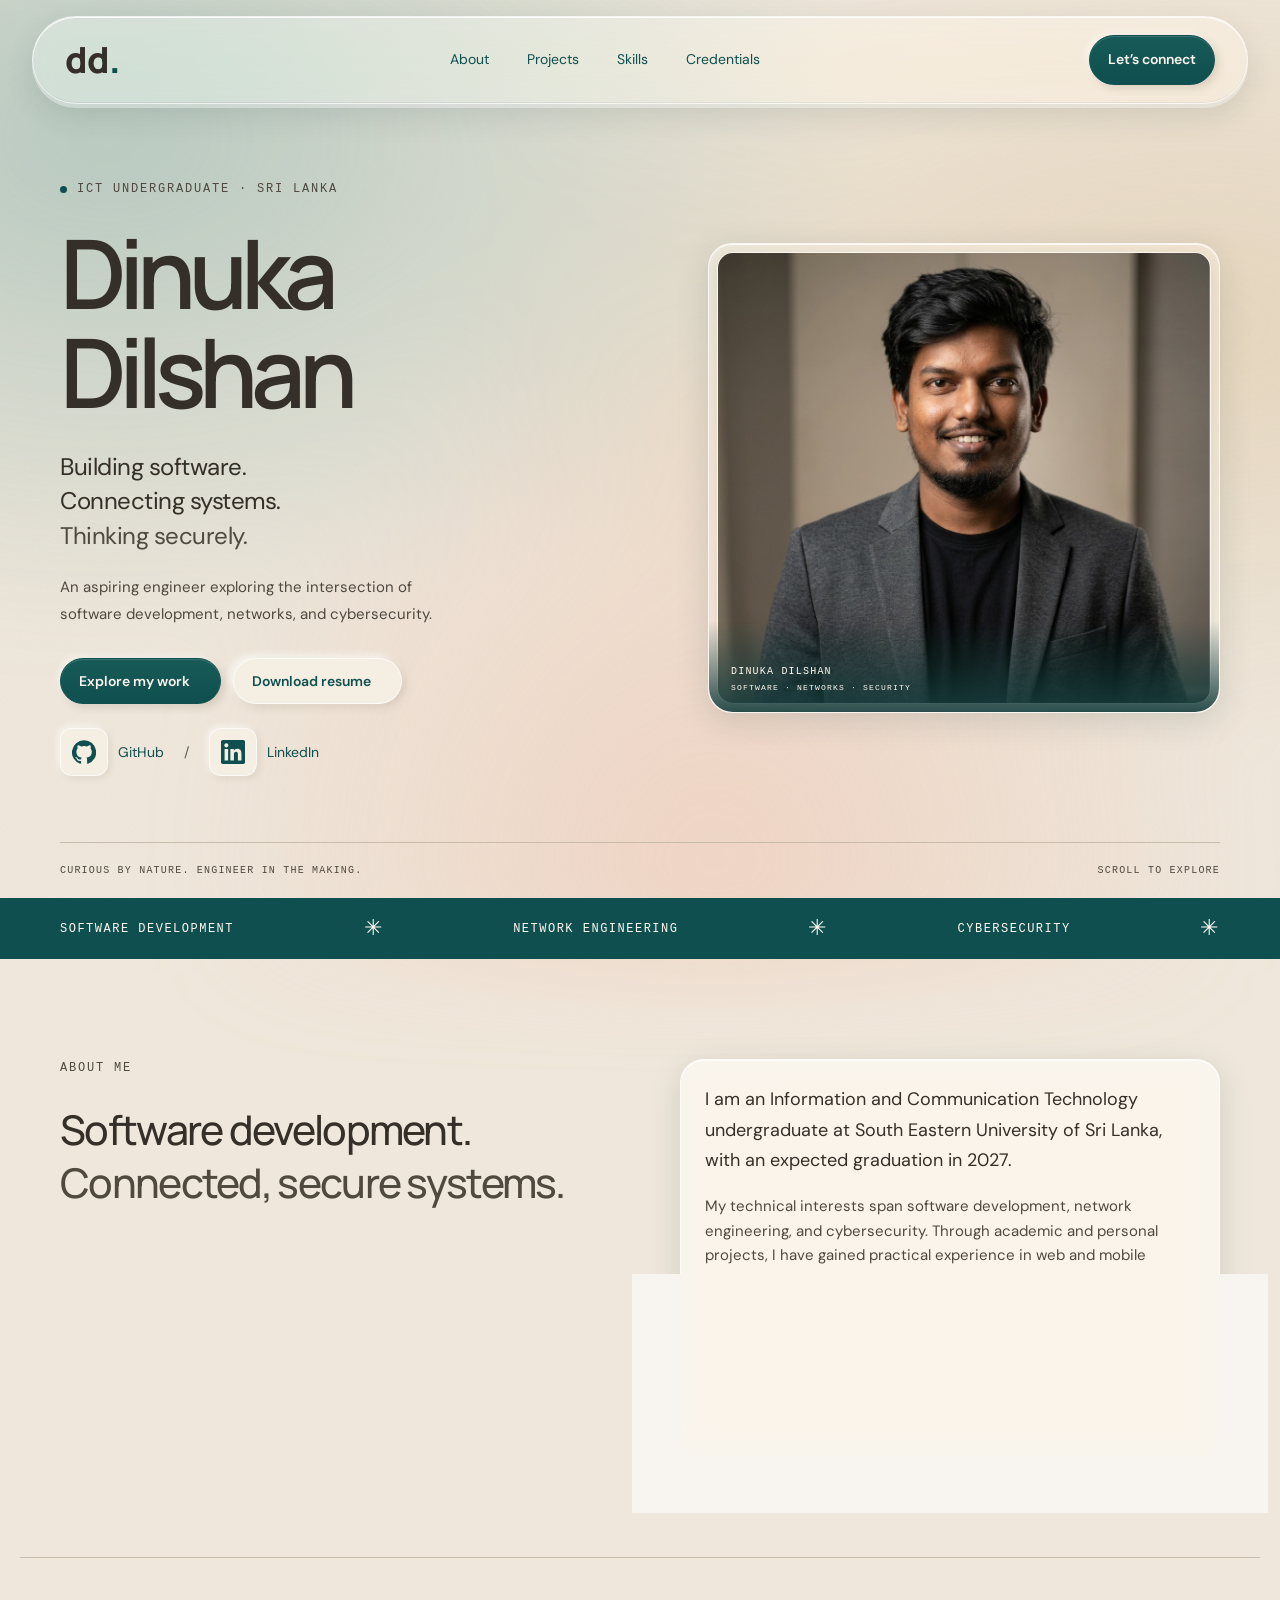
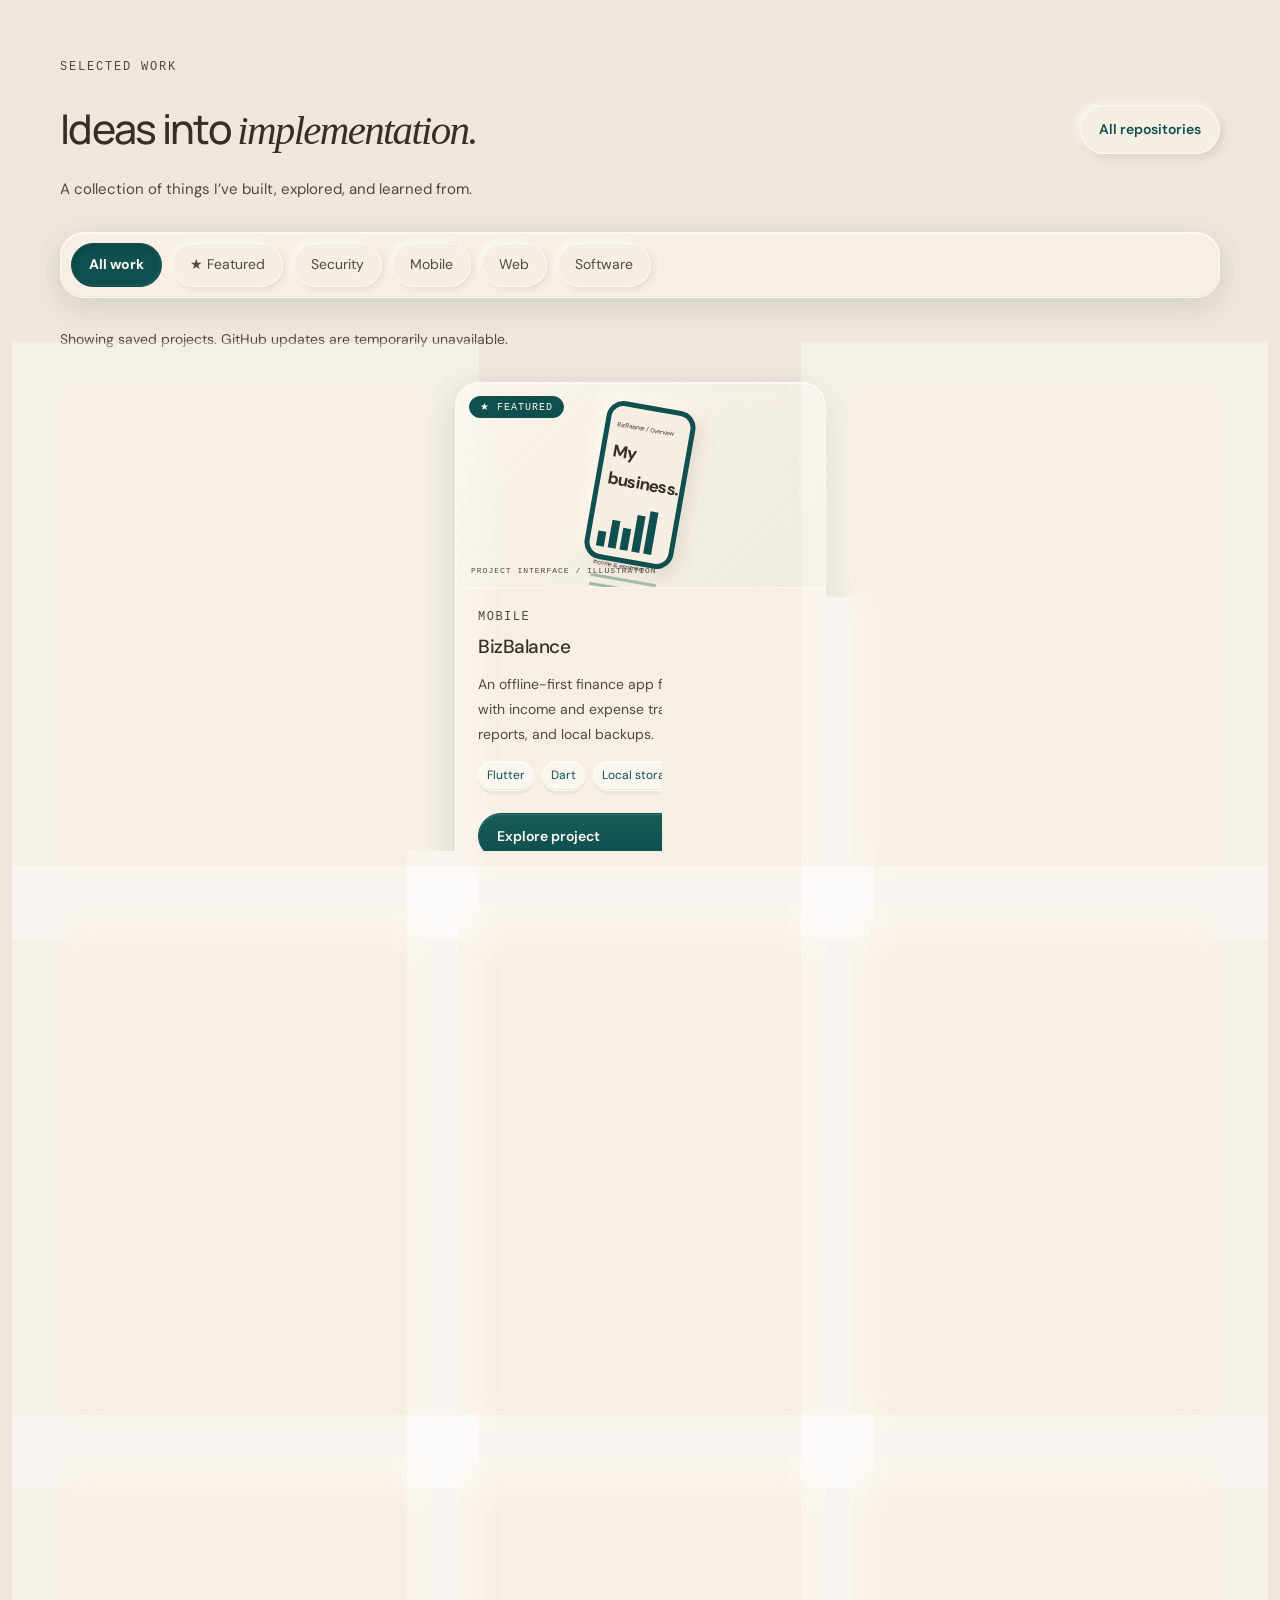
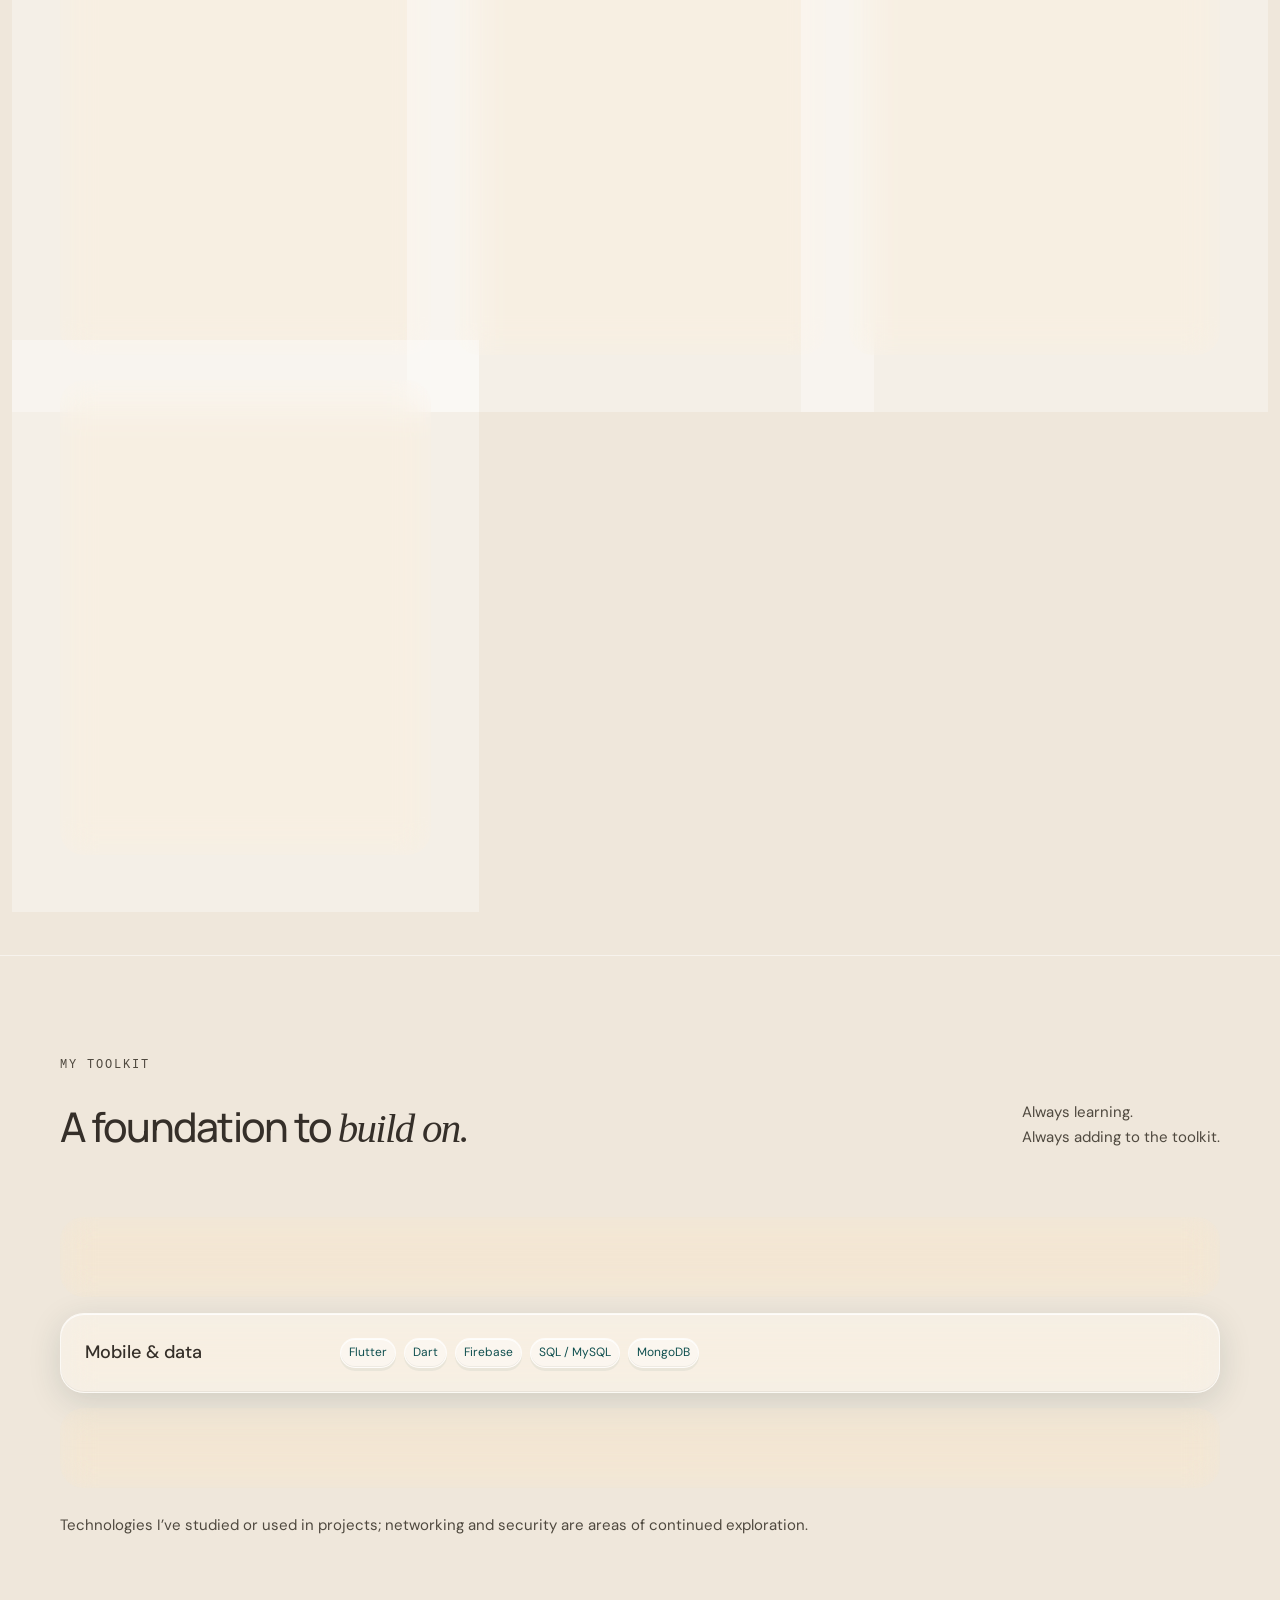
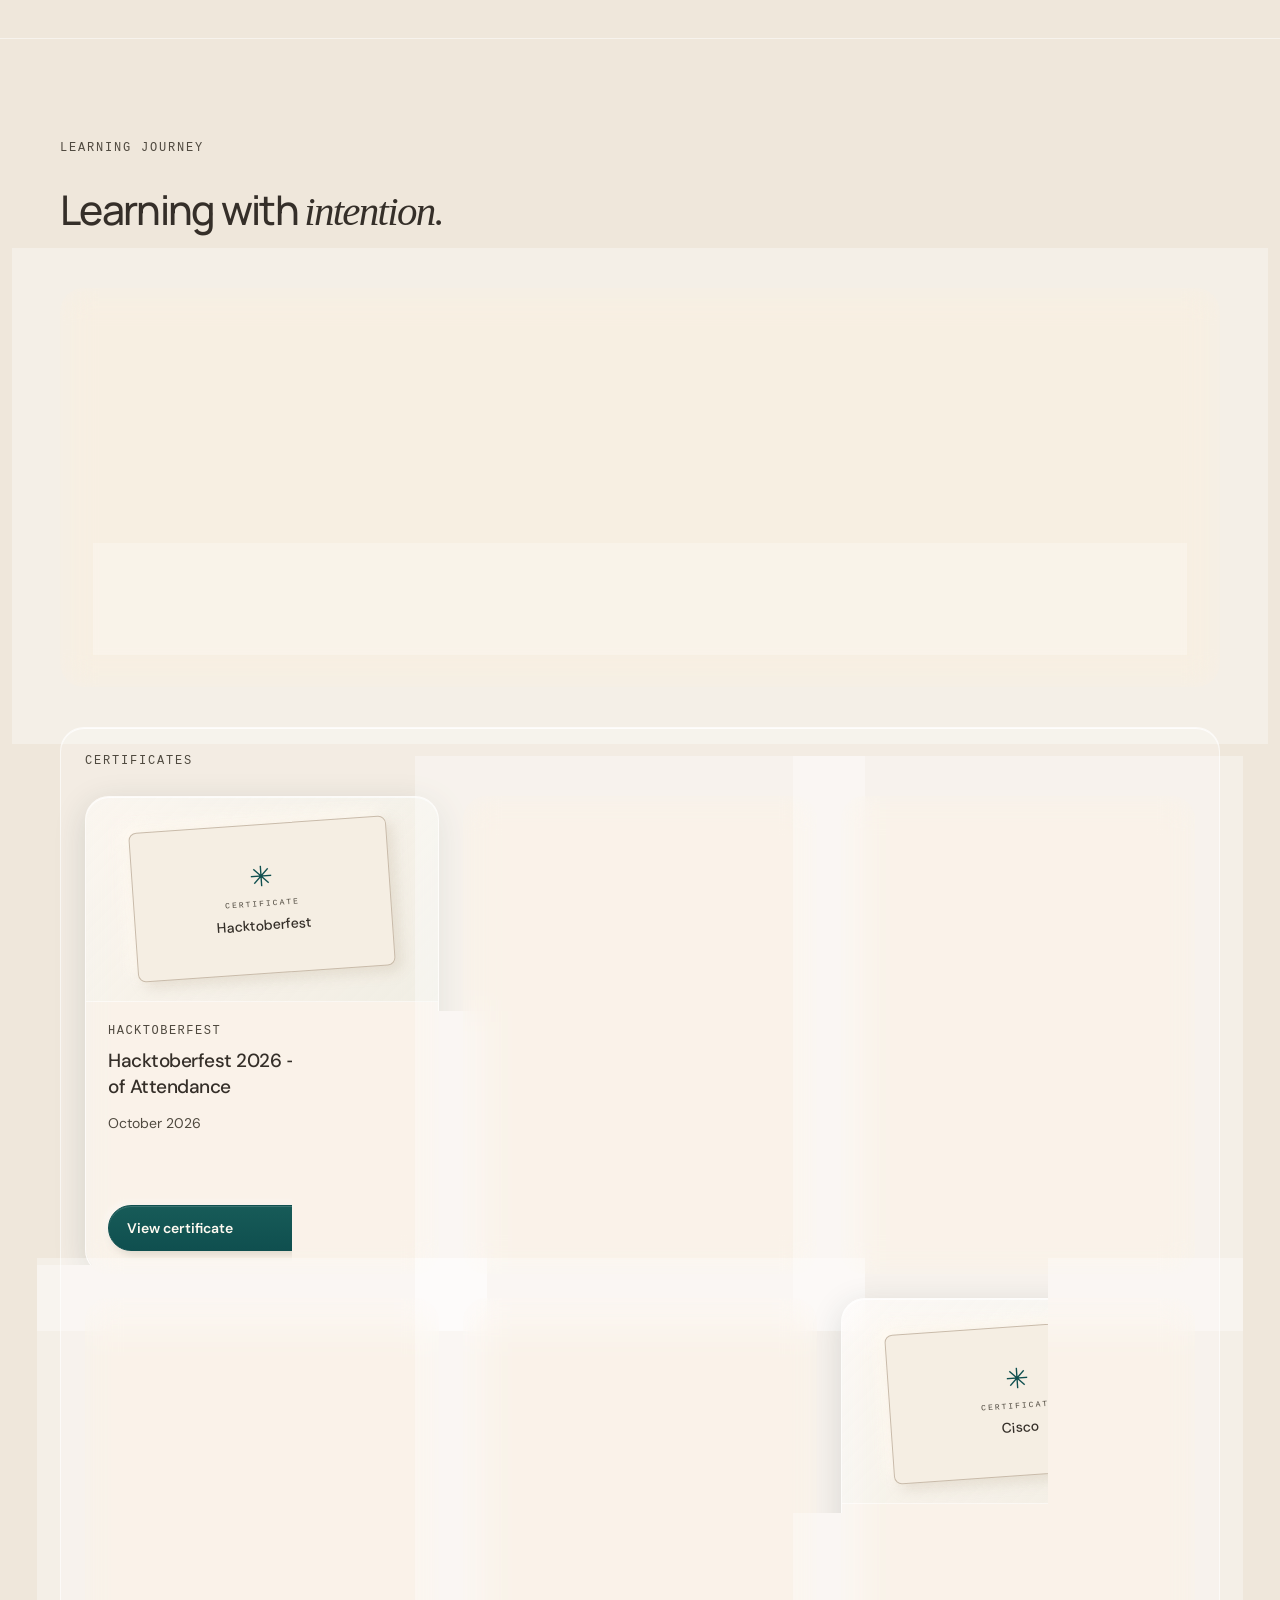
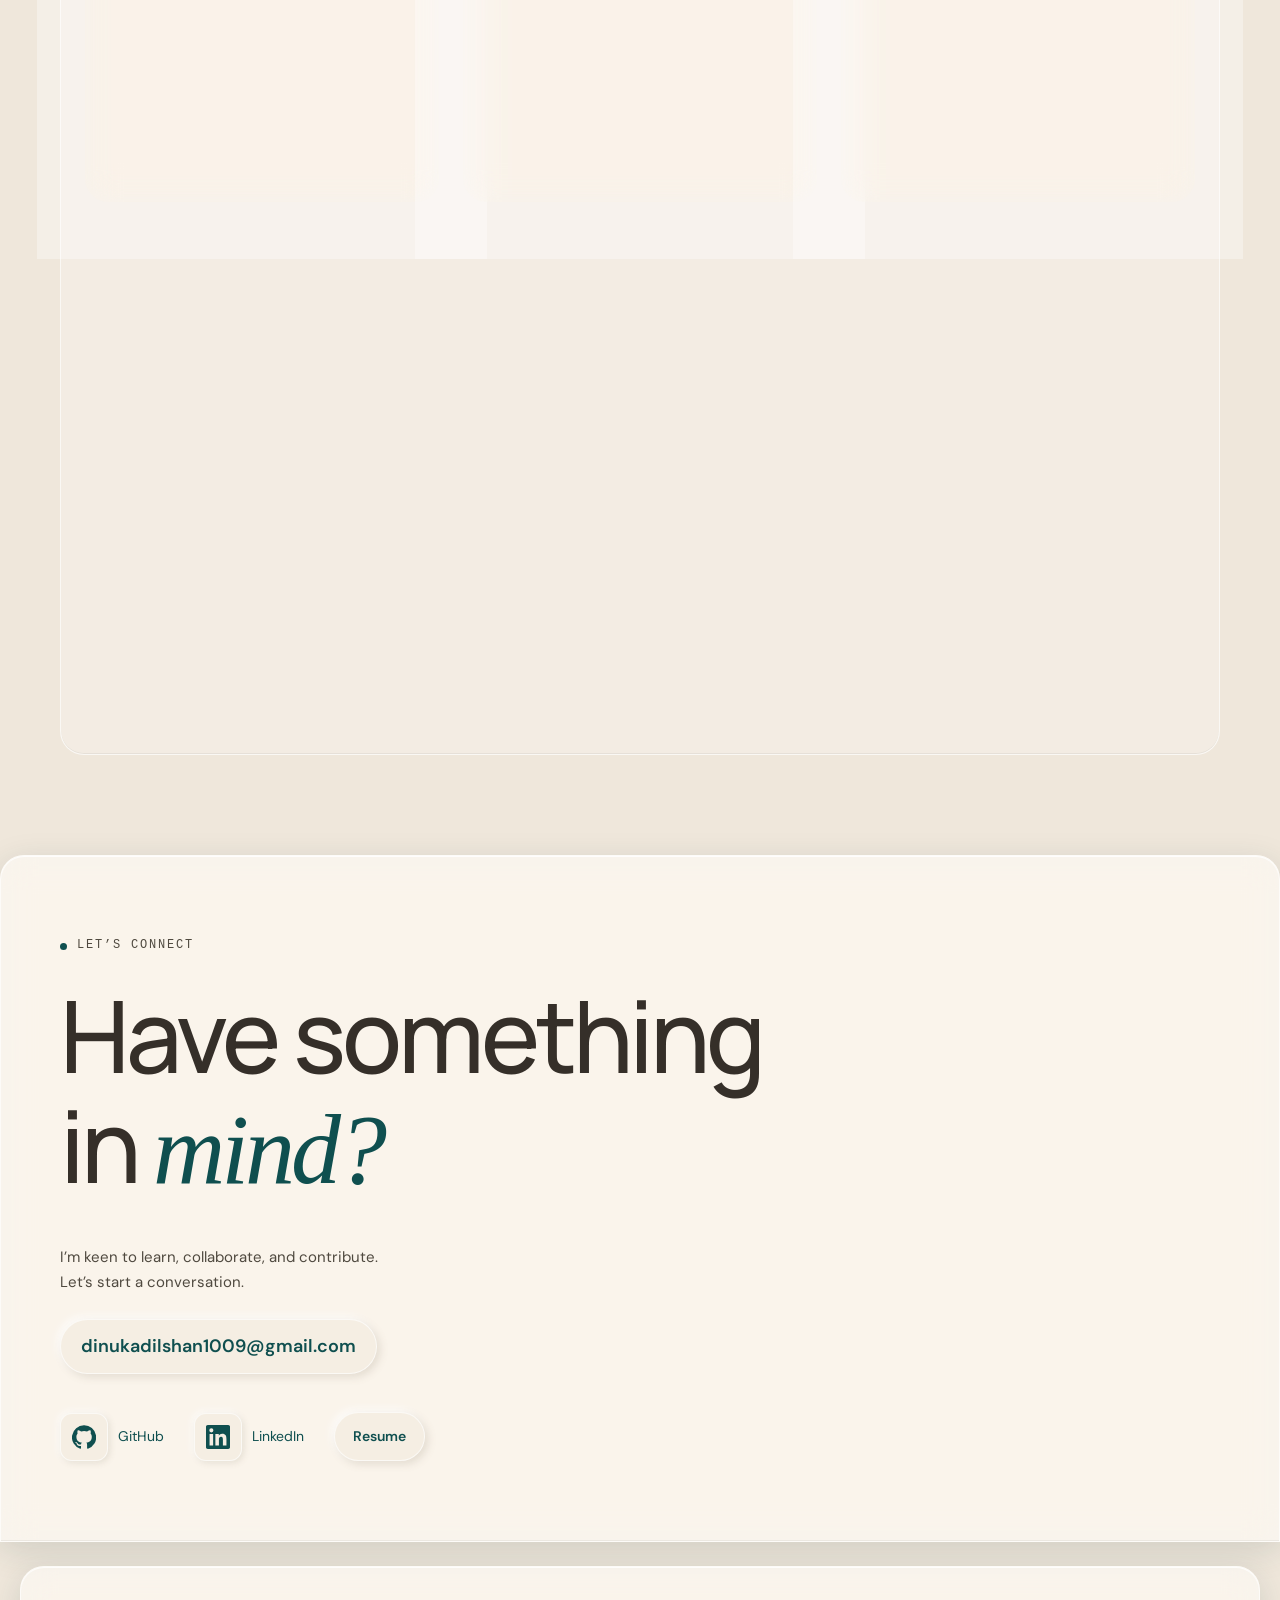
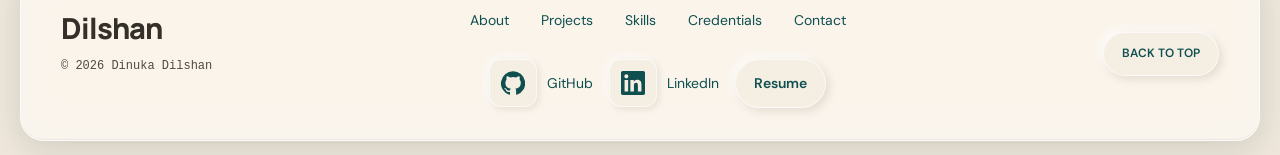
<file: index.html>
<!doctype html>
<html lang="en">
<head>
  <meta charset="utf-8"><meta name="viewport" content="width=device-width,initial-scale=1">
  <meta name="theme-color" content="#efe7db">
  <meta name="description" content="Dinuka Dilshan — ICT undergraduate at South Eastern University of Sri Lanka, exploring software development, network engineering, and cybersecurity.">
  <meta property="og:title" content="Dinuka Dilshan | Developer Portfolio">
  <meta property="og:description" content="Software, networks, and security. Explore my projects, skills, and learning journey.">
  <title>Dinuka Dilshan — Software, Networks & Security</title>
  <link rel="icon" href="assets/favicon.svg?v=2" type="image/svg+xml">
  <link rel="stylesheet" href="styles.css?v=12">
<script src="github-projects.js?v=3" defer></script>
<script src="app.js?v=7" defer></script>
</head>
<body>
<a class="skip" href="#main">Skip to content</a>
<header class="header"><a class="wordmark" href="#home" aria-label="Dinuka Dilshan home">dd<span>.</span></a><button class="nav-toggle" type="button" aria-expanded="false" aria-controls="primary-navigation" aria-label="Open navigation menu"><svg class="ui-icon" viewBox="0 0 24 24" aria-hidden="true"><path d="M4 6h16M4 12h16M4 18h16"/></svg></button><nav id="primary-navigation" aria-label="Main navigation"><a href="#about">About</a><a href="#projects">Projects</a><a href="#skills">Skills</a><a href="#credentials">Credentials</a></nav><a class="nav-contact" href="#contact">Let’s connect <span></span></a></header>
<main id="main">
<section class="hero wrap" id="home">
  <div class="hero-copy">
    <p class="eyebrow">
    <span class="status-dot"></span> ICT UNDERGRADUATE · SRI LANKA
  </p>
  <h1>Dinuka<br>Dilshan<span class="accent"></span>
  </h1>
  <p class="hero-line">Building software.<br>Connecting systems.<br>
    <span>Thinking securely.</span>
  </p>
    <p class="hero-description">
      An aspiring engineer exploring the intersection of software development, networks, and cybersecurity.
    </p>
    <div class="actions">
      <a class="button primary" href="#projects">
        Explore my work 
        <span>

        </span>
      </a>
      <a class="button secondary resume-link" href="assets/Dinuka_Dilshan_Resume.pdf" download>
        Download resume 
      <span>
      </span>
      </a>
      </div>
      <div class="hero-social">
      <a class="ui-tooltip-trigger g3-social-link" aria-describedby="github-tooltip" href="https://github.com/dinuka0987" target="_blank" rel="noopener noreferrer" aria-label="GitHub profile">
      <span class="g3-icon-shell">
        <svg class="g3-brand-icon" viewBox="0 0 24 24" aria-hidden="true" focusable="false">
        <path d="M12 .3a12 12 0 0 0-3.8 23.4c.6.1.8-.3.8-.6v-2.2c-3.3.7-4-1.4-4-1.4-.5-1.4-1.3-1.7-1.3-1.7-1.1-.8.1-.8.1-.8 1.2.1 1.8 1.2 1.8 1.2 1.1 1.8 2.8 1.3 3.5 1 .1-.8.4-1.3.8-1.6-2.7-.3-5.5-1.3-5.5-5.9 0-1.3.5-2.4 1.2-3.2-.1-.3-.5-1.6.2-3.2 0 0 1-.3 3.3 1.2a11.3 11.3 0 0 1 6 0c2.3-1.5 3.3-1.2 3.3-1.2.7 1.6.3 2.9.2 3.2.8.8 1.2 1.9 1.2 3.2 0 4.6-2.8 5.6-5.5 5.9.4.4.8 1.1.8 2.2v3.3c0 .3.2.7.8.6A12 12 0 0 0 12 .3Z"/>
      </svg>
      </span>
      <span class="ui-tooltip" role="tooltip" id="github-tooltip">View public repositories on GitHub

      </span>
      <span class="g3-social-label">
        GitHub
      </span>
      </a>
        <span>/</span>
        <a href="https://www.linkedin.com/in/dinuka-dilshan-2193512b1/" target="_blank" rel="noopener noreferrer" class="g3-social-link" aria-label="LinkedIn profile">
    <span class="g3-icon-shell">
      <svg class="g3-brand-icon" viewBox="0 0 24 24" aria-hidden="true" focusable="false">
        <path d="M20.45 20.45H16.9v-5.57c0-1.33-.03-3.04-1.85-3.04-1.85 0-2.13 1.45-2.13 2.94v5.67H9.37V9h3.41v1.56h.05a3.74 3.74 0 0 1 3.36-1.85c3.6 0 4.26 2.37 4.26 5.45v6.29ZM5.35 7.43a2.06 2.06 0 1 1 0-4.12 2.06 2.06 0 0 1 0 4.12Zm1.78 13.02H3.57V9h3.56v11.45ZM22.22 0H1.77C.8 0 0 .77 0 1.72v20.56C0 23.23.8 24 1.77 24h20.45c.98 0 1.78-.77 1.78-1.72V1.72C24 .77 23.2 0 22.22 0Z"/>
      </svg>
    </span>
        <span class="g3-social-label">
          LinkedIn
      </span>
      </a>
      </div>
    </div>
  <figure class="profile-portrait g3-tilt" data-tilt id="profile-portrait" hidden>
    <img id="profile-photo" alt="Dinuka Dilshan" width="800" height="960">
    <figcaption>
      <span>
        DINUKA DILSHAN
      </span>
      <span>
        SOFTWARE · NETWORKS · SECURITY
      </span>
    </figcaption>
  </figure>
  <div class="system-visual g3-tilt" data-tilt role="img" aria-label="A connected system diagram showing software, networks, and security around the initials DD">
    <div class="visual-top">
      <span>
        SYSTEM / DINUKA.D
      </span>
      <span class="accent">
        ● EXPLORING</span>
      </div>
      <div class="orbit orbit-one">

      </div>
      <div class="orbit orbit-two">

      </div>
      <div class="axis axis-h">

      </div>
      <div class="axis axis-v">

      </div>
      <div class="core">
        <span>&lt; / &gt;</span>
        <strong>DD</strong>
        <small>BUILD · CONNECT · PROTECT

        </small>
      </div>
      <div class="node node-code">
        <b>&lt;/&gt;</b>
        <span>SOFTWARE</span>
      </div>
      <div class="node node-network">
        <b>⌘</b><span>
          NETWORKS
        </span>
        </div>
        <div class="node node-security">
          <b>◇</b>
          <span>SECURITY</span></div><div class="visual-bottom"><span>LEARNING IN PROGRESS</span><span>BUILD · CONNECT · PROTECT</span></div></div>
  <div class="hero-bottom"><span>CURIOUS BY NATURE. ENGINEER IN THE MAKING.</span><a href="#about">SCROLL TO EXPLORE</a></div>
</section>
<div class="discipline-band"><div class="wrap"><span>SOFTWARE DEVELOPMENT</span><i>✳</i><span>NETWORK ENGINEERING</span><i>✳</i><span>CYBERSECURITY</span><i>✳</i></div></div>
<section class="section wrap about" id="about"><div><p class="eyebrow">ABOUT ME</p><h2>Software development.<br><span class="muted">Connected, secure systems.</span></h2></div><div class="about-copy g3-tilt" data-tilt><p>I am an Information and Communication Technology undergraduate at South Eastern University of Sri Lanka, with an expected graduation in 2027.</p><p>My technical interests span software development, network engineering, and cybersecurity. Through academic and personal projects, I have gained practical experience in web and mobile application development, business applications, and software dependency analysis.</p><p>I focus on developing reliable, maintainable solutions while strengthening my understanding of networking and system security. I am committed to continuous professional development and applying my technical knowledge to practical challenges.</p></div></section>
<section class="section wrap" id="projects"><div class="section-heading"><div><p class="eyebrow">SELECTED WORK</p><h2>Ideas into <span class="serif">implementation.</span></h2></div><a class="text-link" href="https://github.com/dinuka0987?tab=repositories" target="_blank" rel="noopener noreferrer">All repositories</a></div><p class="section-intro">A collection of things I’ve built, explored, and learned from.</p><div class="filters" role="group" aria-label="Filter projects"><button class="active" data-filter="All" aria-pressed="true">All work</button><button data-filter="Featured" aria-pressed="false">★ Featured</button><button data-filter="Security" aria-pressed="false">Security</button><button data-filter="Mobile" aria-pressed="false">Mobile</button><button data-filter="Web" aria-pressed="false">Web</button><button data-filter="Software" aria-pressed="false">Software</button></div><p class="section-intro" id="project-sync-status" role="status" aria-busy="true">Checking GitHub for the latest projects...</p><p id="project-status" class="sr-only" role="status"></p><div class="projects-grid" id="project-grid" aria-busy="true"><div class="project-card ui-skeleton-card" aria-hidden="true"><div class="project-art"></div><div class="project-content"><div class="ui-skeleton"></div><div class="ui-skeleton"></div><div class="ui-skeleton"></div></div></div><div class="project-card ui-skeleton-card" aria-hidden="true"><div class="project-art"></div><div class="project-content"><div class="ui-skeleton"></div><div class="ui-skeleton"></div><div class="ui-skeleton"></div></div></div><div class="project-card ui-skeleton-card" aria-hidden="true"><div class="project-art"></div><div class="project-content"><div class="ui-skeleton"></div><div class="ui-skeleton"></div><div class="ui-skeleton"></div></div></div></div><noscript><p>JavaScript is needed for project filters. <a href="https://github.com/dinuka0987?tab=repositories">Explore all projects on GitHub.</a></p></noscript></section>
<section class="skills-section" id="skills"><div class="section wrap"><div class="section-heading"><div><p class="eyebrow">MY TOOLKIT</p><h2>A foundation to <span class="serif">build on.</span></h2></div><p class="heading-note">Always learning.<br>Always adding to the toolkit.</p></div><div class="skill-rows"><div class="skill-row g3-tilt" data-tilt><h3>Software & web</h3><div class="tags"><span>Java</span><span>Python</span><span>HTML & CSS</span><span>React</span><span>Node.js</span><span>Laravel</span></div></div><div class="skill-row g3-tilt" data-tilt><h3>Mobile & data</h3><div class="tags"><span>Flutter</span><span>Dart</span><span>Firebase</span><span>SQL / MySQL</span><span>MongoDB</span></div></div><div class="skill-row g3-tilt" data-tilt><h3>Tools & interests</h3><div class="tags"><span>Git & GitHub</span><span>Computer networking</span><span>Network security</span><span>Cybersecurity</span></div></div></div><p class="skills-note">Technologies I’ve studied or used in projects; networking and security are areas of continued exploration.</p></div></section>
<section class="section wrap" id="credentials"><div class="section-heading"><div><p class="eyebrow">LEARNING JOURNEY</p><h2>Learning with <span class="serif">intention.</span></h2></div></div><div class="credentials-grid"><article class="education g3-tilt" data-tilt><div class="small-icon"></div><p class="eyebrow">EDUCATION</p><h3>Bachelor of Information<br>Communication Technology</h3><p>South Eastern University of Sri Lanka</p><span class="label">EXPECTED GRADUATION · 2027</span><div class="activities g3-tilt" data-tilt><small>BEYOND THE CLASSROOM</small><p>Participation in university Hacktoberfest and AWS-related events.</p></div></article><div class="certificates"><p class="eyebrow">CERTIFICATES</p><div class="projects-grid" id="certificate-list"><h3>The learning continues.</h3><p>Certificate documents will be added here as they become available.</p><a class="text-link g3-credential-social" href="https://www.linkedin.com/in/dinuka-dilshan-2193512b1/" target="_blank" rel="noopener noreferrer"><svg class="g3-brand-icon" viewBox="0 0 24 24" aria-hidden="true" focusable="false"><path d="M20.45 20.45H16.9v-5.57c0-1.33-.03-3.04-1.85-3.04-1.85 0-2.13 1.45-2.13 2.94v5.67H9.37V9h3.41v1.56h.05a3.74 3.74 0 0 1 3.36-1.85c3.6 0 4.26 2.37 4.26 5.45v6.29ZM5.35 7.43a2.06 2.06 0 1 1 0-4.12 2.06 2.06 0 0 1 0 4.12Zm1.78 13.02H3.57V9h3.56v11.45ZM22.22 0H1.77C.8 0 0 .77 0 1.72v20.56C0 23.23.8 24 1.77 24h20.45c.98 0 1.78-.77 1.78-1.72V1.72C24 .77 23.2 0 22.22 0Z"/></svg>Visit my LinkedIn profile</a></div></div></div></section>
<section class="contact-section" id="contact"><div class="wrap"><p class="eyebrow"><span class="status-dot"></span> LET’S CONNECT</p><h2>Have something<br>in <span class="serif accent">mind?</span></h2><div class="contact-bottom"><p>I’m keen to learn, collaborate, and contribute.<br>Let’s start a conversation.</p><a class="email-link" href="mailto:dinukadilshan1009@gmail.com">dinukadilshan1009@gmail.com <span></span></a></div><div class="contact-links"><a href="https://github.com/dinuka0987" target="_blank" rel="noopener noreferrer" class="g3-social-link" aria-label="GitHub profile"><span class="g3-icon-shell"><svg class="g3-brand-icon" viewBox="0 0 24 24" aria-hidden="true" focusable="false"><path d="M12 .3a12 12 0 0 0-3.8 23.4c.6.1.8-.3.8-.6v-2.2c-3.3.7-4-1.4-4-1.4-.5-1.4-1.3-1.7-1.3-1.7-1.1-.8.1-.8.1-.8 1.2.1 1.8 1.2 1.8 1.2 1.1 1.8 2.8 1.3 3.5 1 .1-.8.4-1.3.8-1.6-2.7-.3-5.5-1.3-5.5-5.9 0-1.3.5-2.4 1.2-3.2-.1-.3-.5-1.6.2-3.2 0 0 1-.3 3.3 1.2a11.3 11.3 0 0 1 6 0c2.3-1.5 3.3-1.2 3.3-1.2.7 1.6.3 2.9.2 3.2.8.8 1.2 1.9 1.2 3.2 0 4.6-2.8 5.6-5.5 5.9.4.4.8 1.1.8 2.2v3.3c0 .3.2.7.8.6A12 12 0 0 0 12 .3Z"/></svg></span><span class="g3-social-label">GitHub</span></a><a href="https://www.linkedin.com/in/dinuka-dilshan-2193512b1/" target="_blank" rel="noopener noreferrer" class="g3-social-link" aria-label="LinkedIn profile"><span class="g3-icon-shell"><svg class="g3-brand-icon" viewBox="0 0 24 24" aria-hidden="true" focusable="false"><path d="M20.45 20.45H16.9v-5.57c0-1.33-.03-3.04-1.85-3.04-1.85 0-2.13 1.45-2.13 2.94v5.67H9.37V9h3.41v1.56h.05a3.74 3.74 0 0 1 3.36-1.85c3.6 0 4.26 2.37 4.26 5.45v6.29ZM5.35 7.43a2.06 2.06 0 1 1 0-4.12 2.06 2.06 0 0 1 0 4.12Zm1.78 13.02H3.57V9h3.56v11.45ZM22.22 0H1.77C.8 0 0 .77 0 1.72v20.56C0 23.23.8 24 1.77 24h20.45c.98 0 1.78-.77 1.78-1.72V1.72C24 .77 23.2 0 22.22 0Z"/></svg></span><span class="g3-social-label">LinkedIn</span></a><a class="resume-link g3-resume-link" href="assets/Dinuka_Dilshan_Resume.pdf" download>Resume</a></div></div></section>
</main><footer class="wrap"><a class="wordmark" href="#home">Dilshan<span></span></a><p>© <span id="year">2026</span> Dinuka Dilshan</p><nav class="g3-footer-links" aria-label="Footer navigation"><a href="#about">About</a><a href="#projects">Projects</a><a href="#skills">Skills</a><a href="#credentials">Credentials</a><a href="#contact">Contact</a></nav><div class="g3-footer-social"><a class="g3-social-link" href="https://github.com/dinuka0987" target="_blank" rel="noopener noreferrer" aria-label="GitHub profile"><span class="g3-icon-shell"><svg class="g3-brand-icon" viewBox="0 0 24 24" aria-hidden="true" focusable="false"><path d="M12 .3a12 12 0 0 0-3.8 23.4c.6.1.8-.3.8-.6v-2.2c-3.3.7-4-1.4-4-1.4-.5-1.4-1.3-1.7-1.3-1.7-1.1-.8.1-.8.1-.8 1.2.1 1.8 1.2 1.8 1.2 1.1 1.8 2.8 1.3 3.5 1 .1-.8.4-1.3.8-1.6-2.7-.3-5.5-1.3-5.5-5.9 0-1.3.5-2.4 1.2-3.2-.1-.3-.5-1.6.2-3.2 0 0 1-.3 3.3 1.2a11.3 11.3 0 0 1 6 0c2.3-1.5 3.3-1.2 3.3-1.2.7 1.6.3 2.9.2 3.2.8.8 1.2 1.9 1.2 3.2 0 4.6-2.8 5.6-5.5 5.9.4.4.8 1.1.8 2.2v3.3c0 .3.2.7.8.6A12 12 0 0 0 12 .3Z"/></svg></span><span class="g3-social-label">GitHub</span></a><a class="g3-social-link" href="https://www.linkedin.com/in/dinuka-dilshan-2193512b1/" target="_blank" rel="noopener noreferrer" aria-label="LinkedIn profile"><span class="g3-icon-shell"><svg class="g3-brand-icon" viewBox="0 0 24 24" aria-hidden="true" focusable="false"><path d="M20.45 20.45H16.9v-5.57c0-1.33-.03-3.04-1.85-3.04-1.85 0-2.13 1.45-2.13 2.94v5.67H9.37V9h3.41v1.56h.05a3.74 3.74 0 0 1 3.36-1.85c3.6 0 4.26 2.37 4.26 5.45v6.29ZM5.35 7.43a2.06 2.06 0 1 1 0-4.12 2.06 2.06 0 0 1 0 4.12Zm1.78 13.02H3.57V9h3.56v11.45ZM22.22 0H1.77C.8 0 0 .77 0 1.72v20.56C0 23.23.8 24 1.77 24h20.45c.98 0 1.78-.77 1.78-1.72V1.72C24 .77 23.2 0 22.22 0Z"/></svg></span><span class="g3-social-label">LinkedIn</span></a><a class="resume-link g3-resume-link" href="assets/Dinuka_Dilshan_Resume.pdf" download>Resume</a></div><a class="g3-backtop" href="#home">BACK TO TOP</a></footer>
</body></html>
</file>
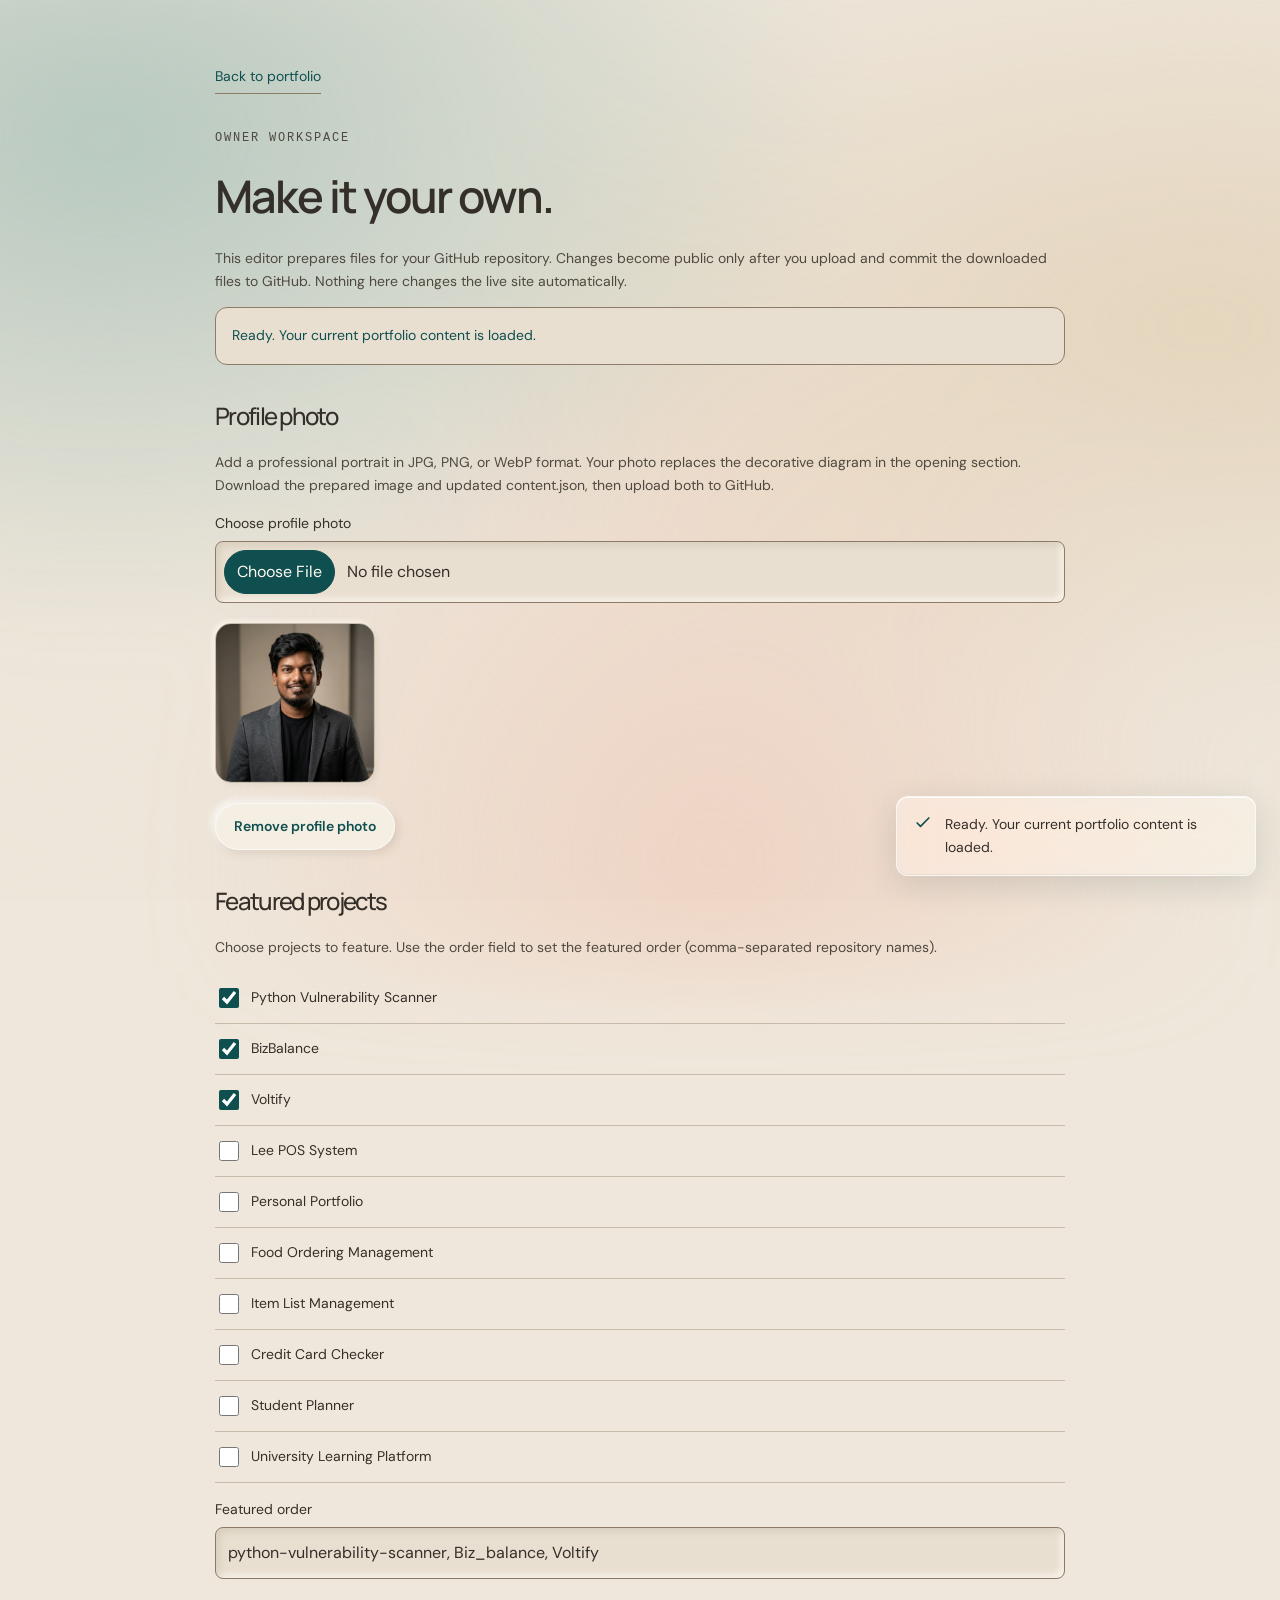
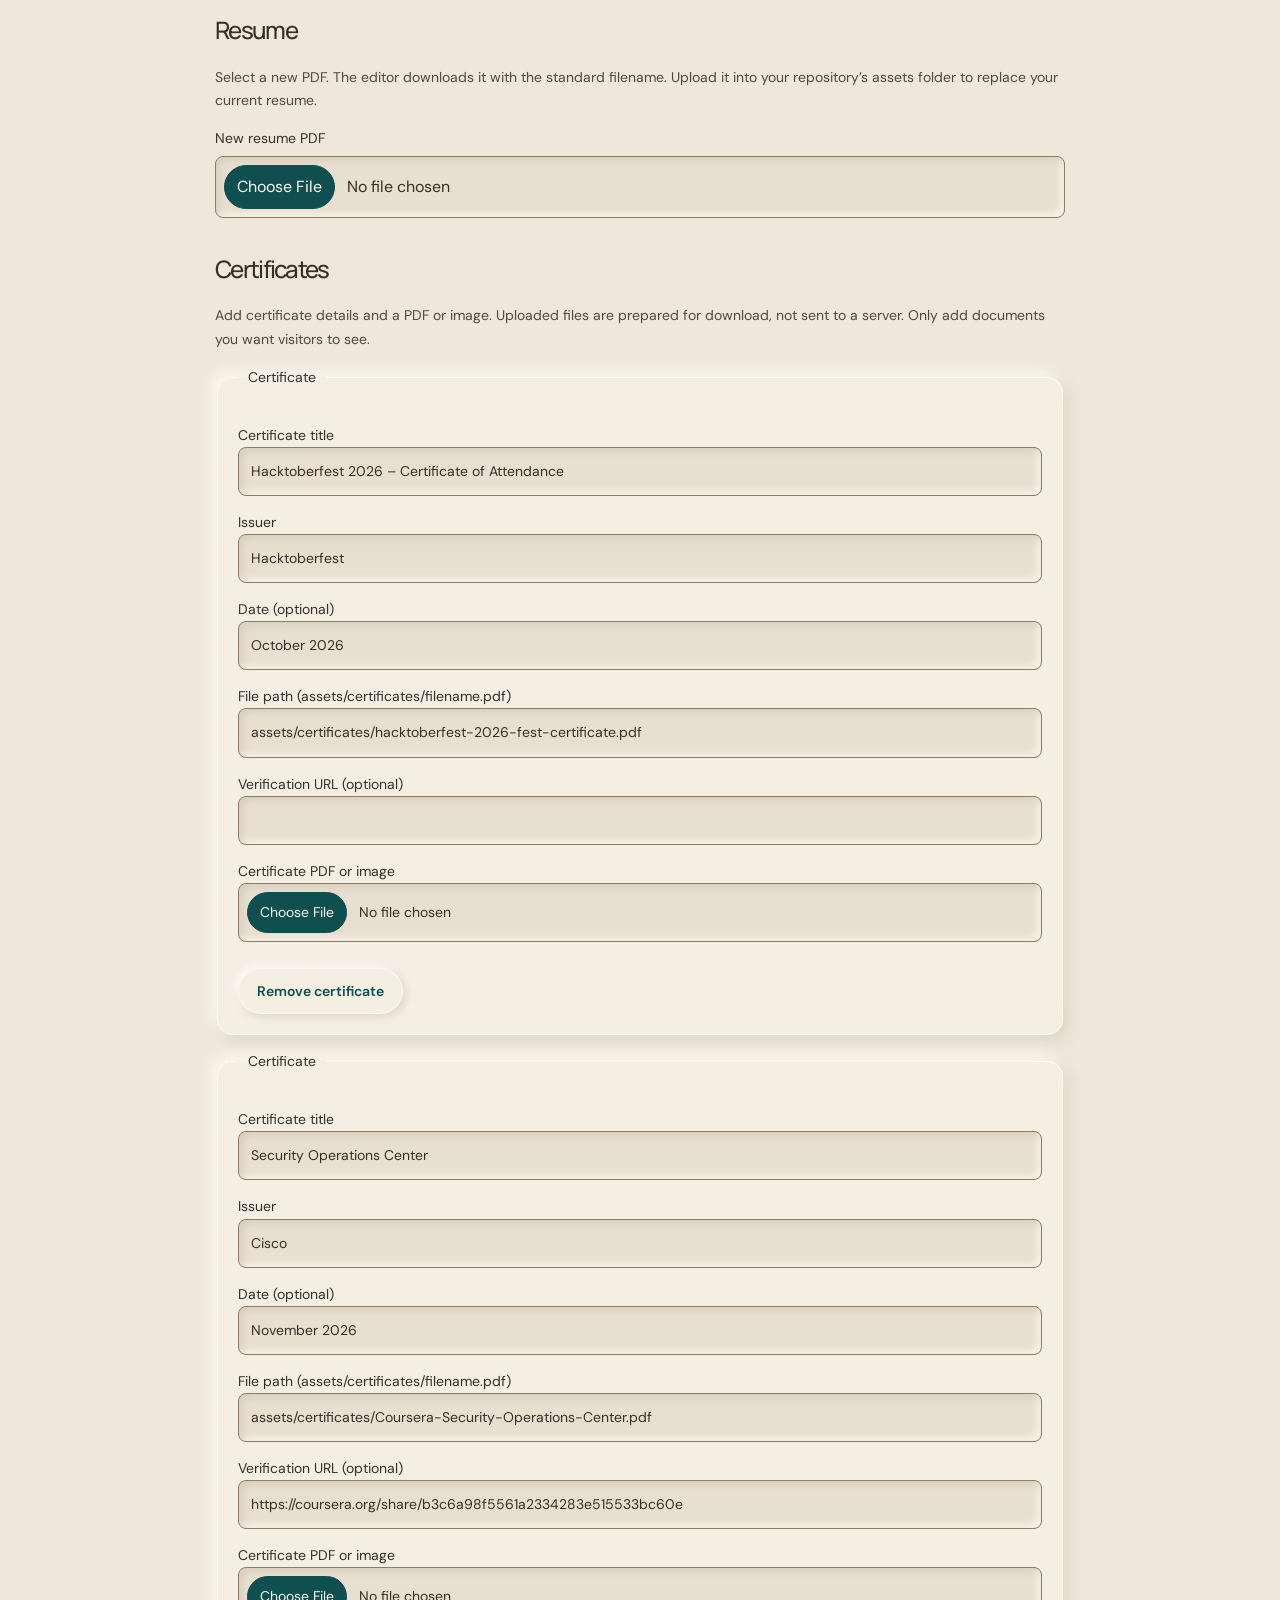
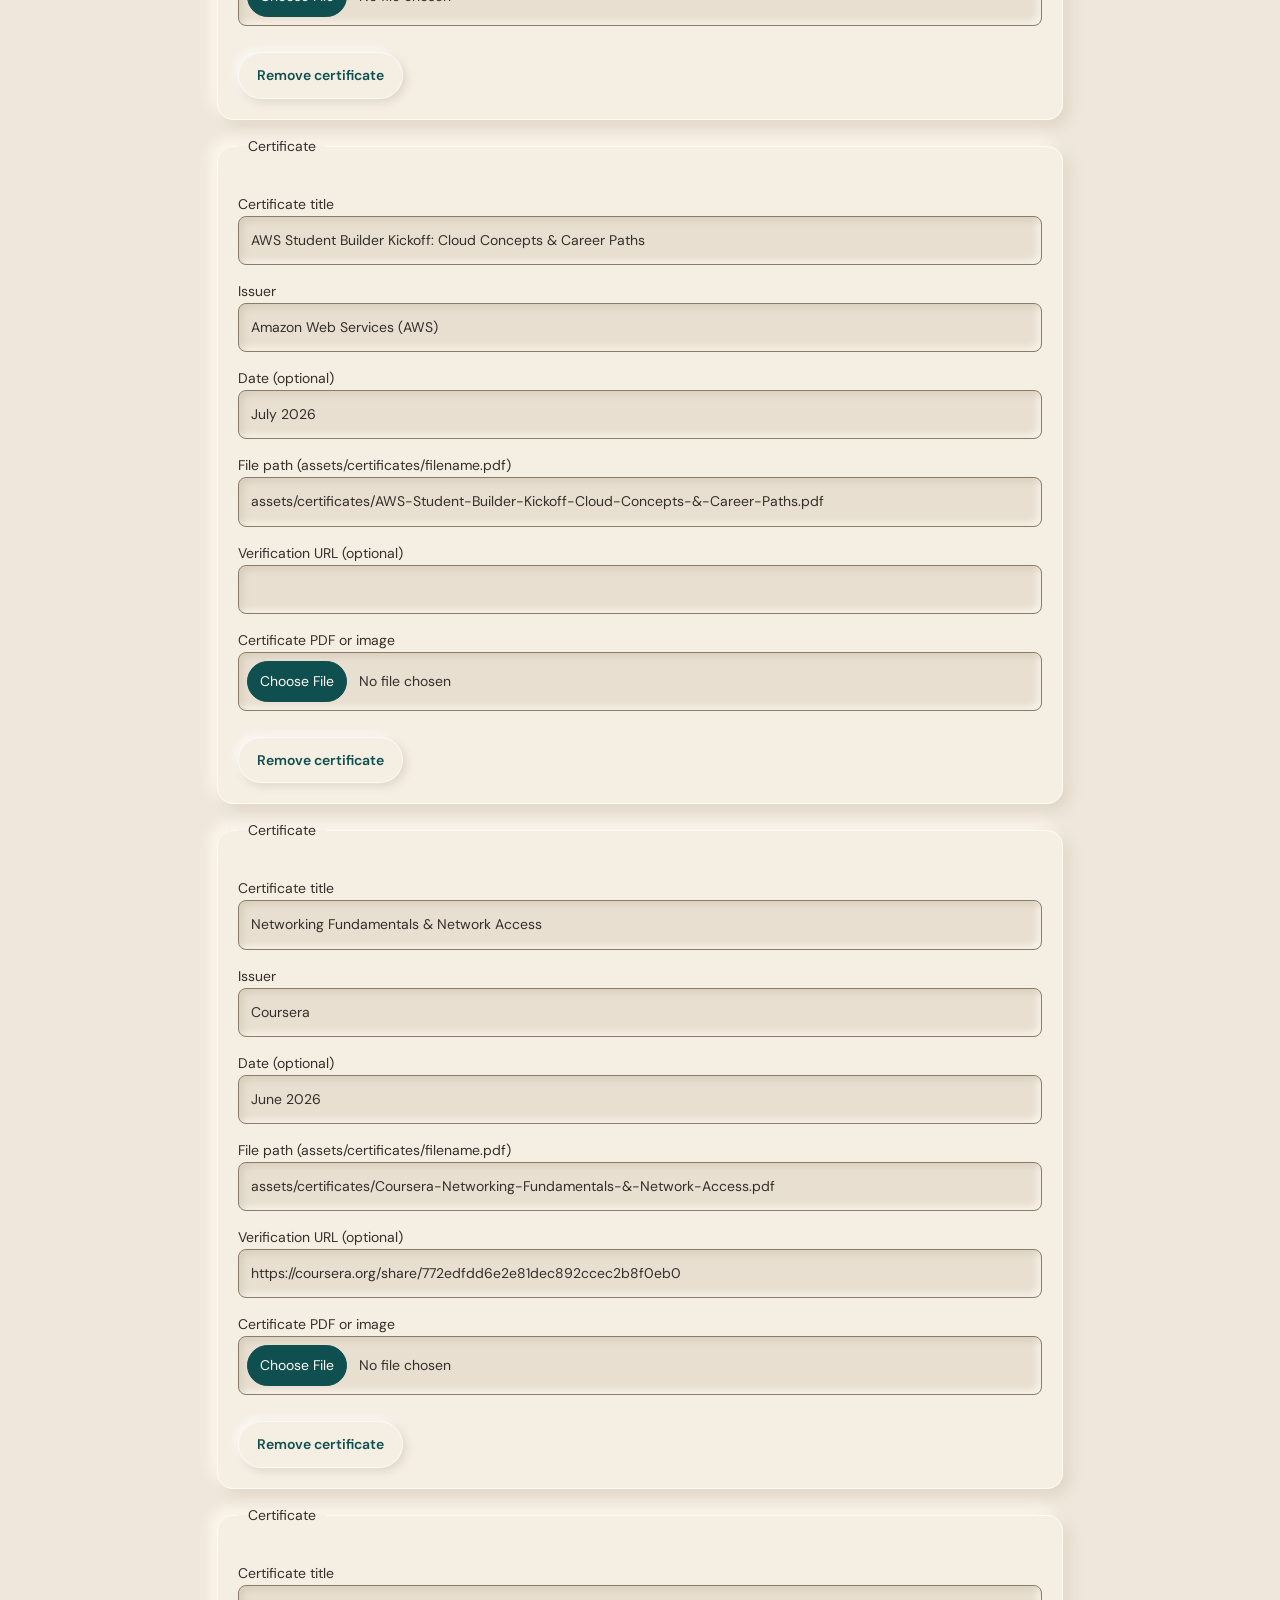
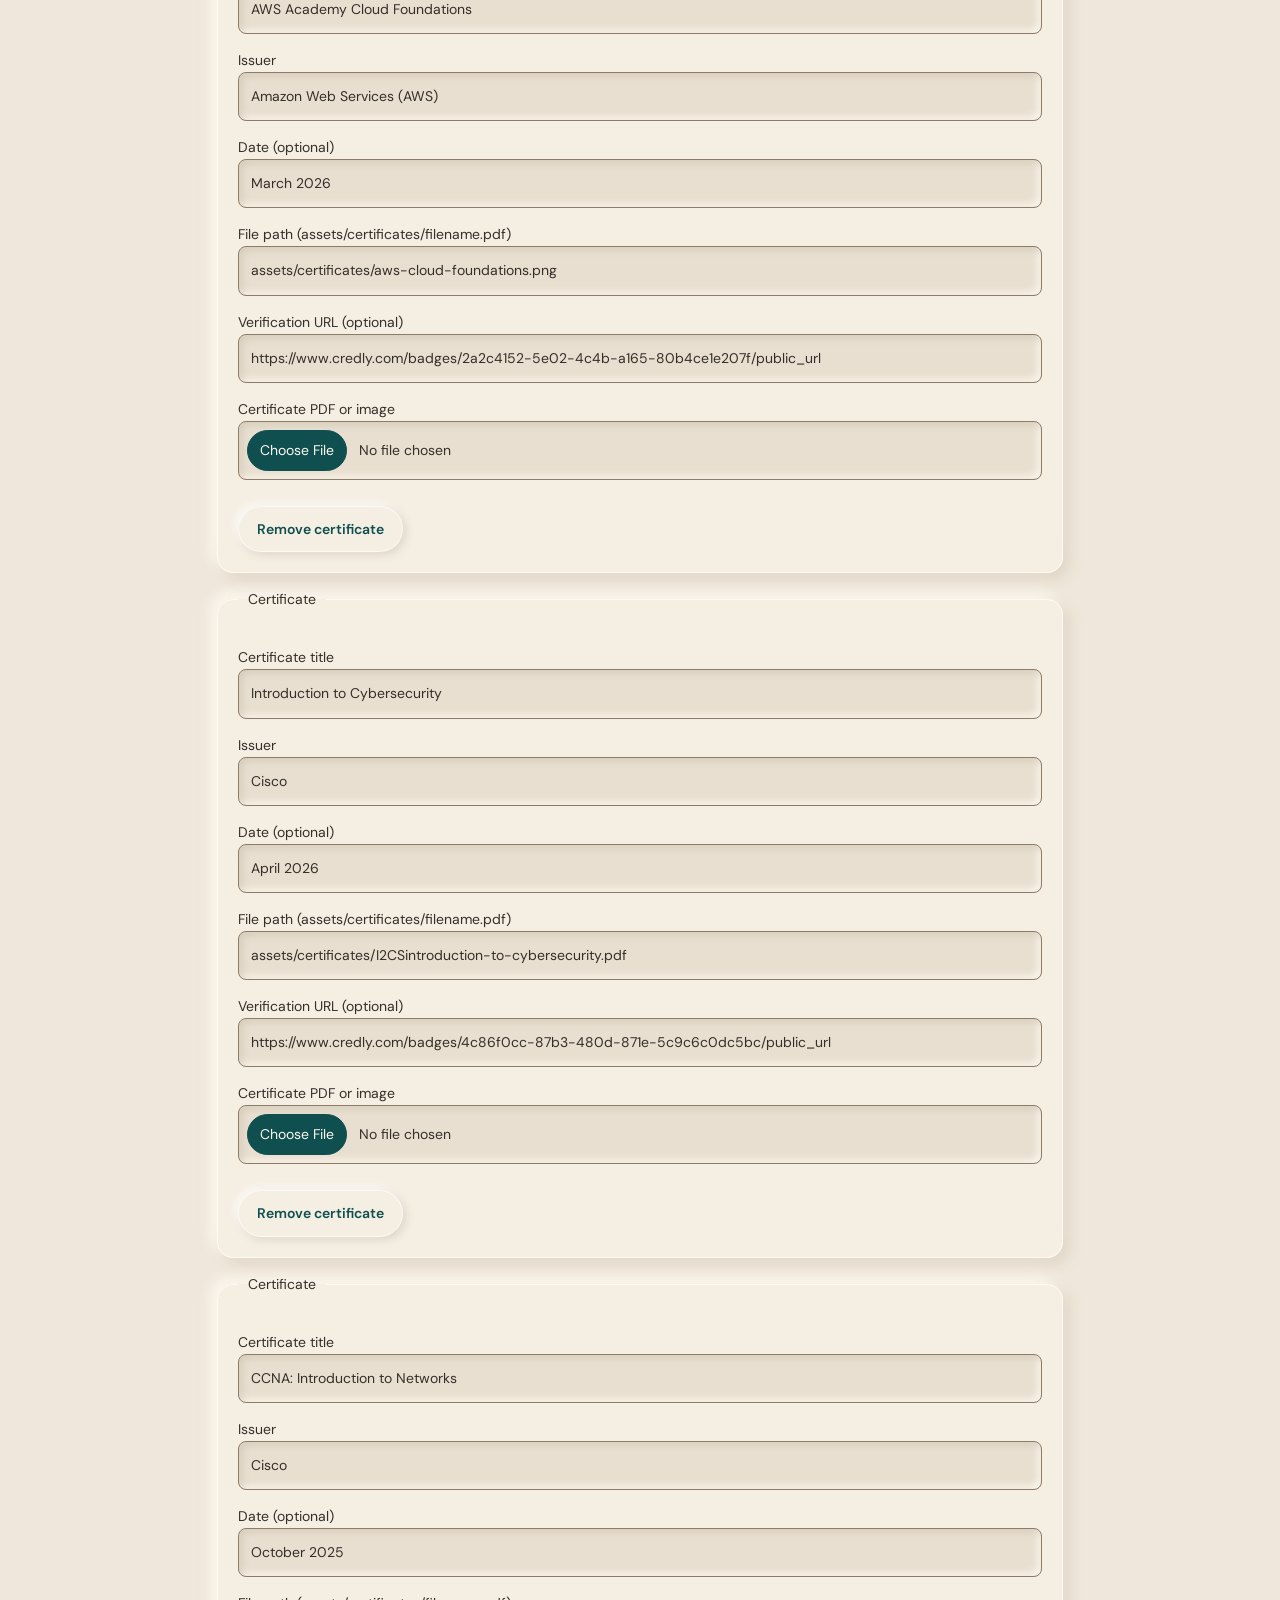
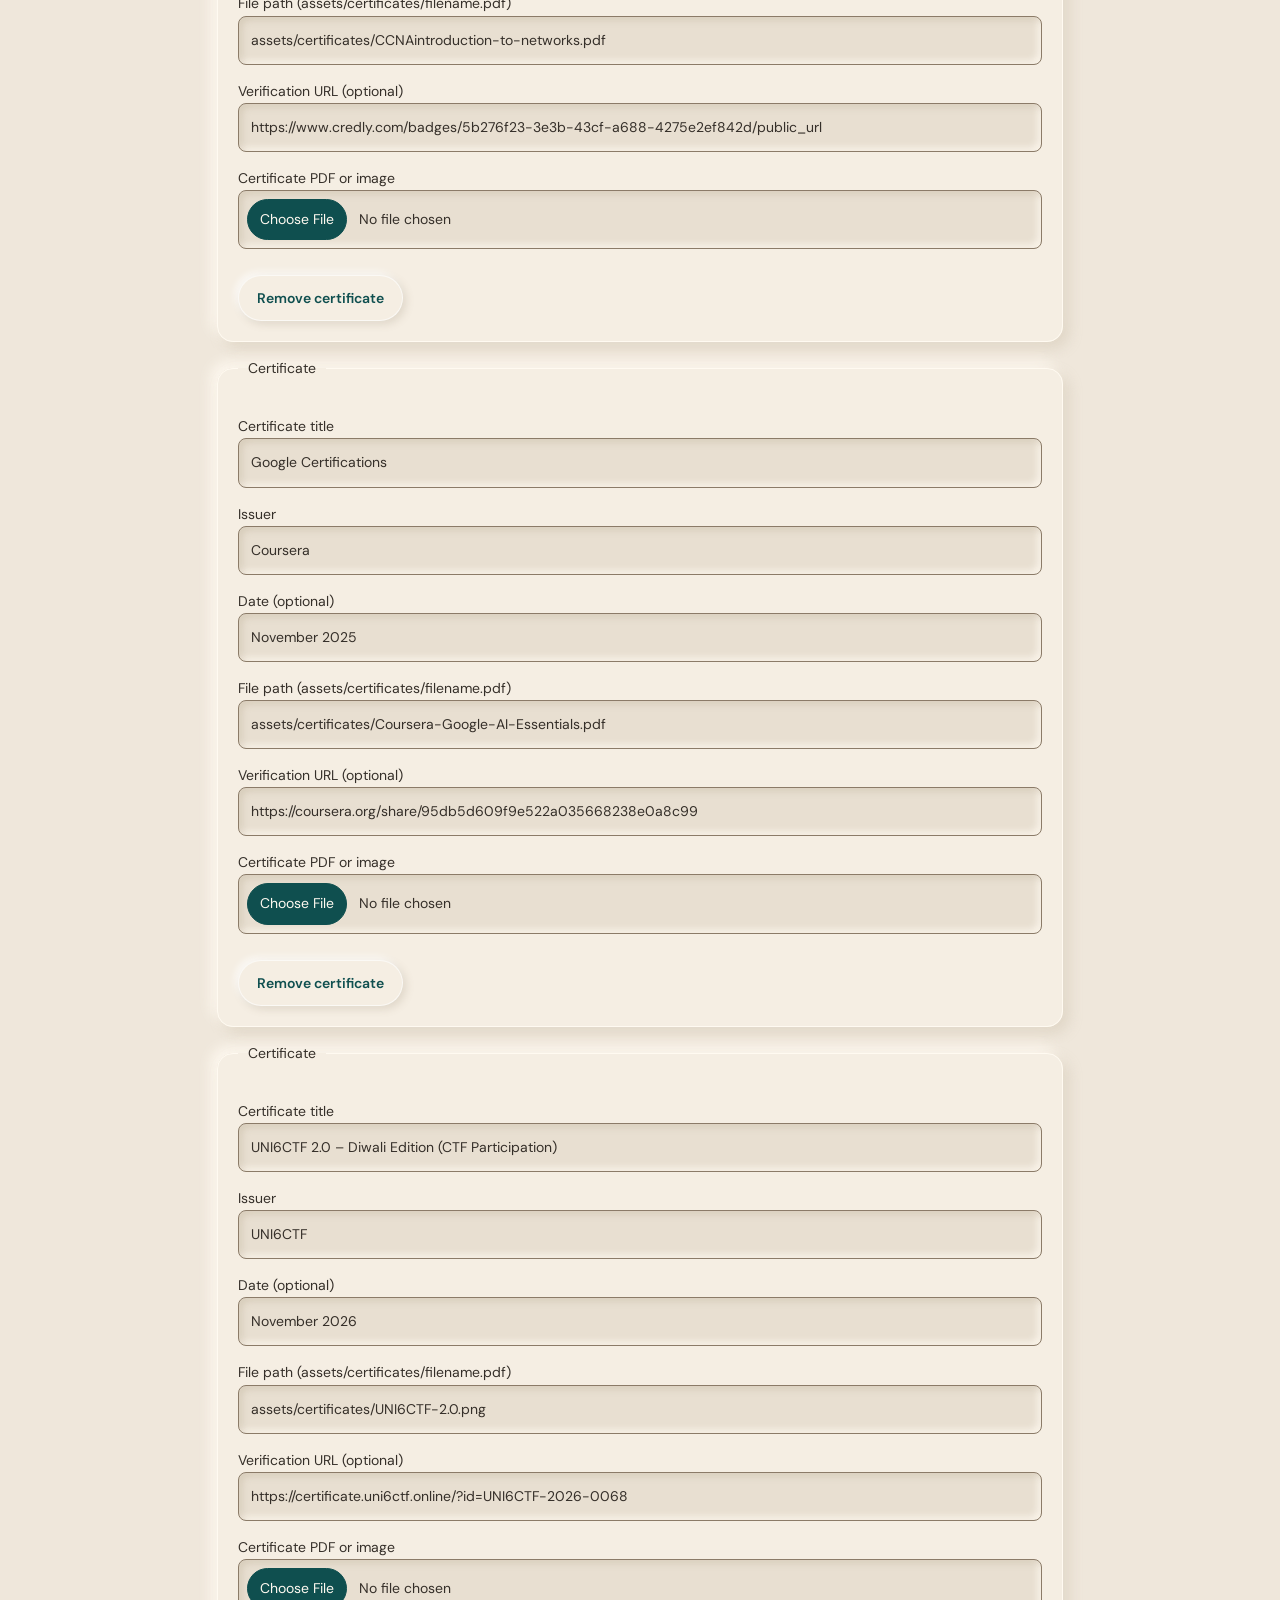
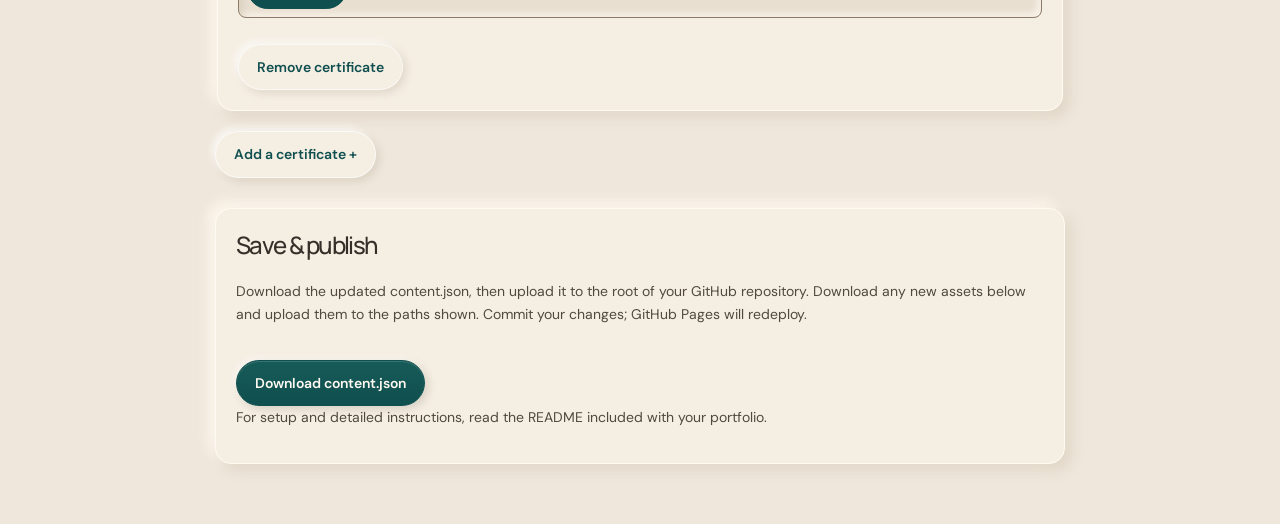
<file: editor.html>
<!doctype html><html lang="en"><head><meta charset="utf-8"><meta name="viewport" content="width=device-width,initial-scale=1"><title>Portfolio content editor | Dinuka Dilshan</title><meta name="robots" content="noindex"><link rel="icon" href="assets/favicon.svg?v=2" type="image/svg+xml"><link rel="stylesheet" href="styles.css?v=7"><script src="github-projects.js" defer></script><script src="editor.js?v=7" defer></script></head><body><main class="editor"><a class="text-link" href="index.html"> Back to portfolio</a><p class="eyebrow" style="margin-top:35px">OWNER WORKSPACE</p><h1>Make it your own.</h1><p class="help">This editor prepares files for your GitHub repository. Changes become public only after you upload and commit the downloaded files to GitHub. Nothing here changes the live site automatically.</p><p id="editor-status" class="ui-alert" role="status">Loading portfolio content…</p><div id="editor-controls" hidden><h2>Profile photo</h2><p class="help">Add a professional portrait in JPG, PNG, or WebP format. Your photo replaces the decorative diagram in the opening section. Download the prepared image and updated content.json, then upload both to GitHub.</p><label for="profile-file">Choose profile photo</label><input type="file" id="profile-file" accept="image/jpeg,image/png,image/webp"><img id="photo-preview" class="editor-photo-preview" alt="Profile photo preview" hidden><button class="button secondary" type="button" id="remove-photo">Remove profile photo</button><h2>Featured projects</h2><p class="help">Choose projects to feature. Use the order field to set the featured order (comma-separated repository names).</p><div id="pin-list"></div><label for="pin-order">Featured order</label><input id="pin-order"><h2>Resume</h2><p class="help">Select a new PDF. The editor downloads it with the standard filename. Upload it into your repository’s assets folder to replace your current resume.</p><label for="resume-file">New resume PDF</label><input type="file" id="resume-file" accept="application/pdf,.pdf"><h2>Certificates</h2><p class="help">Add certificate details and a PDF or image. Uploaded files are prepared for download, not sent to a server. Only add documents you want visitors to see.</p><div id="certificate-editor"></div><button class="button secondary" id="add-certificate" type="button">Add a certificate +</button><div class="editor-output"><h2 style="margin-top:0">Save & publish</h2><p class="help">Download the updated content.json, then upload it to the root of your GitHub repository. Download any new assets below and upload them to the paths shown. Commit your changes; GitHub Pages will redeploy.</p><button class="button primary" id="download-content" type="button">Download content.json</button><div id="asset-downloads"></div><p class="help">For setup and detailed instructions, read the README included with your portfolio.</p></div></div></main><div id="ui-toast-stack" class="ui-toast-stack" role="status" aria-live="polite" aria-atomic="false"></div><dialog id="ui-confirm-dialog" class="ui-confirm-dialog" role="alertdialog" aria-modal="true" aria-labelledby="ui-confirm-title" aria-describedby="ui-confirm-description"><svg class="ui-icon" viewBox="0 0 24 24" aria-hidden="true"><path d="M12 3 2 21h20L12 3Z"/><path d="M12 9v5m0 3h.01"/></svg><h2 id="ui-confirm-title">Remove this item?</h2><p id="ui-confirm-description">This changes your prepared portfolio content. Your live site stays unchanged until you publish.</p><form method="dialog"><button class="button secondary" value="cancel" autofocus>Cancel</button><button class="button primary" value="delete">Delete</button></form></dialog></body></html>
</file>
<file: styles.css>
@import url('https://fonts.googleapis.com/css2?family=DM+Sans:wght@400;500;600;700&family=Manrope:wght@400;500;600;700;800&display=swap');
:root {
  /* Central design tokens; legacy names remain public compatibility aliases. */
  --bg: #efe7db;
  --panel: #f5eee3;
  --surface-inset: #e8dfd1;
  --surface-pressed: #dfd3c1;
  --surface-highlight: #fffaf1;
  --green: #0f4f4f;
  --primary-hover: #0b3f3f;
  --on-primary: #fffaf1;
  --text: #352f29;
  --muted: #4f493f;
  --line: #c9bbaa;
  --control-line: #8b7b68;
  --disabled-bg: #d9cebf;
  --disabled-text: #575045;
  --error: #a23a38;
  --glass-bg: rgba(255, 255, 255, .35);
  --glass-bg-strong: rgba(255, 255, 255, .55);
  --glass-border: 1px solid rgba(255, 255, 255, .6);
  --glass-blur: blur(16px) saturate(160%);
  --glass-shadow: 0 8px 32px rgba(31, 60, 60, .15);
  --glass-highlight: inset 0 1px 0 rgba(255, 255, 255, .8), inset 0 -1px 0 rgba(0, 0, 0, .05);
  --glass-fallback: rgba(250, 246, 238, .96);
  --glass-key-shadow: 0 5px 0 #083d3d, 0 10px 22px #0f4f4f29;
  --font: 'DM Sans', Arial, sans-serif;
  --border-thin: 1px;
  --border-regular: 2px;
  --border-thick: 4px;
  --radius-4: 4px;
  --radius-8: 8px;
  --radius-12: 12px;
  --radius-16: 16px;
  --radius-24: 24px;
  --space-8: 8px;
  --space-16: 16px;
  --space-24: 24px;
  --icon-16: 16px;
  --icon-20: 20px;
  --icon-24: 24px;
  --elevation-1: 2px 2px 5px #b5a58d38, -2px -2px 5px #fffaf1c9;
  --elevation-2: 4px 4px 10px #b5a58d40, -4px -4px 10px #fffaf1d9;
  --elevation-3: 6px 6px 14px #b5a58d45, -6px -6px 14px #fffaf1ed;
  --elevation-4: 10px 10px 24px #8f7d6355, -8px -8px 24px #fffaf1cc;
  --elevation-5: 12px 12px 30px #8f7d6359, -10px -10px 30px #fffaf1b3;
  --surface-inset-shadow: inset 3px 3px 7px #b5a58d59, inset -3px -3px 7px #fffaf1e6;
  --surface-pressed-shadow: inset 5px 5px 9px #a38f7266, inset -3px -3px 7px #fffaf1b3;
}*{box-sizing:border-box}html{scroll-behavior:smooth;scroll-padding-top:100px}body{margin:0;background:var(--bg);color:var(--text);font-family:var(--font);font-size:16px;line-height:1.65}a{color:inherit;text-decoration:none}button,input,select,textarea{font:inherit}button,a,input,select,textarea{touch-action:manipulation}a:focus-visible,button:focus-visible,input:focus-visible,select:focus-visible,textarea:focus-visible{outline:2px solid var(--green);outline-offset:5px}button{cursor:pointer}::selection{background:var(--green);color:var(--bg)}.wrap{max-width:1240px;margin:auto;padding-left:40px;padding-right:40px}.header{height:100px;max-width:1360px;margin:auto;padding:0 60px;display:flex;align-items:center;justify-content:space-between;gap:24px;border-bottom:1px solid var(--line)}.wordmark{font-family:'Manrope',Arial,sans-serif;font-size:36px;font-weight:800;letter-spacing:-3px;line-height:1}.wordmark span,.accent{color:var(--green)}nav{display:flex;gap:34px;font-size:13px;color:var(--muted)}nav a:hover,.text-link:hover,.hero-social a:hover,.contact-links a:hover{color:var(--green)}.nav-contact{font-size:13px;border-bottom:1px solid var(--muted);padding:7px 0}.nav-contact span{margin-left:22px;color:var(--green)}.hero{padding-top:76px;display:grid;grid-template-columns:1.15fr 1fr;column-gap:60px;align-items:center}.eyebrow{font-family:monospace;font-size:11px;letter-spacing:1.8px;margin:0 0 24px;display:flex;align-items:center;gap:10px}.status-dot{width:7px;height:7px;display:inline-block;background:var(--green);border-radius:50%;box-shadow:0 0 14px #c2f57755}h1,h2,h3,p{margin-top:0}h1{font-family:'Manrope',Arial,sans-serif;font-weight:600;letter-spacing:-7px;font-size:clamp(70px,7.5vw,106px);line-height:1.03;margin-bottom:28px}.hero-line{font-size:24px;line-height:1.45;letter-spacing:-.5px;margin-bottom:20px}.hero-line span{color:var(--muted)}.hero-description{font-size:14px;color:var(--muted);max-width:390px;line-height:1.8}.actions{display:flex;gap:12px;margin:30px 0 24px;flex-wrap:wrap}.button{display:inline-flex;align-items:center;justify-content:center;gap:26px;font-size:12px;padding:14px 19px;border:1px solid var(--line);font-weight:600;transition:background .2s,transform .2s}.button:hover{transform:translateY(-2px)}.primary{background:var(--green);color:#17200d;border-color:var(--green)}.primary:hover{background:#d4ff9c}.secondary:hover{background:var(--panel)}.hero-social{display:flex;gap:20px;font-size:12px}.hero-social>span{color:#555f50}.system-visual{height:470px;position:relative;overflow:hidden;background:radial-gradient(ellipse at center,#c2f57709 0,transparent 65%),linear-gradient(#ffffff03 1px,transparent 1px),linear-gradient(90deg,#ffffff03 1px,transparent 1px);background-size:auto,26px 26px,26px 26px;border:1px solid var(--line);border-radius:2px}.visual-top,.visual-bottom{position:absolute;left:20px;right:20px;display:flex;justify-content:space-between;font:9px monospace;letter-spacing:1px;color:var(--muted)}.visual-top{top:20px}.visual-bottom{bottom:20px}.orbit{border:1px solid #68745a55;border-radius:50%;position:absolute;left:50%;top:50%;transform:translate(-50%,-50%)}.orbit-one{width:220px;height:220px}.orbit-two{width:360px;height:360px;border-style:dashed}.axis{position:absolute;background:#414c3944}.axis-h{height:1px;width:100%;top:50%}.axis-v{width:1px;height:100%;left:50%}.core{position:absolute;left:50%;top:50%;transform:translate(-50%,-50%);width:150px;height:150px;display:flex;flex-direction:column;justify-content:center;align-items:center;background:#1c2318;box-shadow:0 0 70px #b9ed6910;border:1px solid #8baa6577;border-radius:50%}.core>span{color:var(--green);font:19px monospace}.core strong{font-family:Manrope,Arial,sans-serif;font-size:49px;line-height:1.3;letter-spacing:-3px}.core small{font:6px monospace;letter-spacing:.6px;color:var(--muted)}.node{position:absolute;display:flex;align-items:center;gap:10px;background:#1c211b;border:1px solid #45533a;padding:10px 14px;box-shadow:0 10px 25px #0005}.node b{font:19px monospace;color:var(--green)}.node span{font:9px monospace;letter-spacing:1px}.node-code{top:75px;left:32px}.node-network{top:210px;right:16px}.node-security{bottom:65px;left:38px}.hero-bottom{grid-column:1/-1;border-top:1px solid var(--line);margin-top:66px;display:flex;justify-content:space-between;padding:22px 0;font:9px monospace;letter-spacing:1.2px;color:var(--muted)}.discipline-band{background:var(--green);color:#28361e;overflow:hidden}.discipline-band .wrap{display:flex;justify-content:space-between;align-items:center;gap:25px;padding-top:17px;padding-bottom:17px;font:11px monospace;letter-spacing:1.5px;white-space:nowrap}.discipline-band i{font-size:22px;font-style:normal}.section{padding-top:100px;padding-bottom:100px;scroll-margin-top:20px}.about{display:grid;grid-template-columns:1fr 1fr;gap:80px;border-bottom:1px solid var(--line)}h2{font-family:Manrope,Arial,sans-serif;font-size:clamp(28px,3.2vw,43px);line-height:1.3;letter-spacing:-1.7px;font-weight:500;margin-bottom:20px}.muted{color:var(--muted)}.serif{font-family:Georgia,serif;font-weight:400;font-style:italic}.about-copy{font-size:15px;color:var(--muted)}.about-copy>p:first-child{color:var(--text);font-size:18px;line-height:1.7}.about-meta{display:flex;gap:40px;border-top:1px solid var(--line);padding-top:25px;margin-top:32px}.about-meta small{display:block;font:9px monospace;letter-spacing:1.2px;margin-bottom:10px}.about-meta span{color:var(--text);font-size:12px}.section-heading{display:flex;justify-content:space-between;gap:30px;align-items:flex-end}.text-link{font-size:12px;border-bottom:1px solid #637055;padding:5px 0;display:inline-block;white-space:nowrap}.section-heading>.text-link{margin-bottom:23px}.section-intro{font-size:14px;color:var(--muted);margin-bottom:30px}.filters{display:flex;gap:7px;flex-wrap:wrap;margin-bottom:30px}.filters button{background:transparent;border:1px solid transparent;border-radius:30px;color:var(--muted);padding:7px 17px;font-size:11px}.filters button.active{border-color:var(--green);color:var(--green);background:#c2f57708}.filters button:hover{color:var(--text);border-color:var(--line)}.projects-grid{display:grid;grid-template-columns:repeat(3,1fr);gap:24px}.project-card{border:1px solid var(--line);background:#151915;display:flex;flex-direction:column;transition:transform .2s,border-color .2s;min-width:0}.project-card:hover{transform:translateY(-4px);border-color:#79896b}.project-art{height:205px;position:relative;overflow:hidden;background:linear-gradient(125deg,#202b23,#141d18);display:flex;align-items:center;justify-content:center;border-bottom:1px solid var(--line)}.project-art::before{content:'';position:absolute;inset:0;background:linear-gradient(#ffffff04 1px,transparent 1px),linear-gradient(90deg,#ffffff04 1px,transparent 1px);background-size:22px 22px}.featured-label{position:absolute;top:13px;left:13px;z-index:1;font:8px monospace;letter-spacing:1px;padding:4px 8px;color:var(--green);background:#101710dd;border:1px solid #68795a77}.art-caption{position:absolute;bottom:12px;left:15px;font:8px monospace;letter-spacing:1px;color:#bdc9b1}.mini-window{position:relative;width:78%;background:#101712;border:1px solid #536249;border-radius:6px;padding:13px;box-shadow:14px 14px 0 #0002;transform:rotate(-4deg)}.window-bar{display:flex;gap:4px;margin-bottom:18px}.window-bar i{width:4px;height:4px;background:#6c8061;border-radius:50%}.terminal-text{font:9px monospace;color:#93a58b;margin-bottom:7px}.terminal-text.green{color:var(--green)}.scan-line{height:3px;margin:9px 0;background:#35432c;width:80%}.scan-line.short{width:50%;background:#779c4f}.phone{position:relative;width:90px;height:160px;background:#ecf1e8;border:5px solid #28352c;border-radius:17px;transform:rotate(10deg);color:#293a2d;padding:15px 7px;box-shadow:15px 10px 30px #0005}.phone small{font-size:6px;display:block}.phone strong{font-size:17px;letter-spacing:-.6px;display:block;margin-top:6px}.phone .chart{height:43px;display:flex;align-items:end;gap:4px;margin:12px 0}.chart i{background:#86b65f;width:8px}.chart i:nth-child(1){height:35%}.chart i:nth-child(2){height:65%}.chart i:nth-child(3){height:50%}.chart i:nth-child(4){height:85%}.chart i:nth-child(5){height:100%}.phone-line{height:3px;background:#c5d2bd;margin-top:6px}.project-art.balance{background:#2b3d2f}.project-art.volt{background:#202e2d}.volt-logo{font-size:77px;position:relative;color:#b9f08d;font-weight:bold;font-style:italic;letter-spacing:-7px}.volt-logo small{display:block;letter-spacing:5px;font:9px monospace;text-align:center}.project-art.planner{background:#302c38}.planner .phone{transform:rotate(-9deg);background:#f4eefb;border-color:#54415c}.planner .phone-line{background:#b6a3cd;height:12px;margin-top:10px;border-radius:3px}.project-art.card{background:#242b38}.credit-card{position:relative;background:linear-gradient(125deg,#42536b,#1b263b);width:195px;height:113px;transform:rotate(-10deg);border:1px solid #71839e;border-radius:12px;padding:17px;font:10px monospace;color:#d0dcee}.credit-card b{display:block;font-size:19px;margin:12px 0}.java-symbol{position:relative;font:56px monospace;color:#c2f577}.project-content{padding:22px;display:flex;flex-direction:column;flex:1}.project-category{font:9px monospace;text-transform:uppercase;letter-spacing:1.5px;color:var(--muted);margin-bottom:10px}.project-content h3{font-size:19px;line-height:1.35;font-weight:500;letter-spacing:-.5px;margin-bottom:12px}.project-content p{font-size:12px;color:var(--muted);line-height:1.8;flex:1}.tags{display:flex;gap:8px;flex-wrap:wrap}.tags span{font-size:10px;padding:4px 8px;background:#ffffff04;border:1px solid var(--line);color:#bdc7b6}.project-link{display:flex;justify-content:space-between;border-top:1px solid var(--line);margin-top:22px;padding-top:14px;font-size:11px}.project-link span{color:var(--green);font-size:17px;line-height:1}.skills-section{background:#191e18;border-top:1px solid var(--line);border-bottom:1px solid var(--line)}.heading-note{font-size:12px;color:var(--muted);margin-bottom:25px}.skill-rows{margin-top:42px}.skill-row{display:grid;grid-template-columns:45px 210px 1fr;gap:20px;align-items:start;padding:27px 0;border-top:1px solid #3c4536}.skill-number{color:var(--green);font:11px monospace;padding-top:5px}.skill-row h3{font-size:18px;font-weight:500;margin:0}.skill-row .tags span{background:transparent;font-size:11px;padding:5px 10px}.skills-note{color:var(--muted);font-size:11px;margin-top:25px;margin-bottom:0}.credentials-grid{display:grid;grid-template-columns:1.1fr 1fr;gap:70px;margin-top:30px}.education{position:relative;border:1px solid var(--line);padding:32px}.small-icon{position:absolute;right:25px;top:20px;font-size:27px;color:var(--green)}.education .eyebrow,.certificates .eyebrow{color:var(--muted);font-size:9px;margin-bottom:24px}.education h3{font-size:22px;font-weight:500;line-height:1.5;letter-spacing:-.5px}.education>p:not(.eyebrow){font-size:13px;color:var(--muted)}.label{font:9px monospace;letter-spacing:1px;color:var(--green)}.activities{border-top:1px solid var(--line);margin-top:30px;padding-top:20px}.activities small{font:9px monospace;letter-spacing:1px;color:var(--muted)}.activities p{font-size:12px;margin:10px 0 0;color:var(--muted)}.certificates{padding:32px 0}.certificates h3{font-size:24px;font-weight:400}.certificates p:not(.eyebrow){font-size:14px;color:var(--muted);max-width:320px}.certificate-item{padding:16px 0;border-top:1px solid var(--line)}.certificate-item h3{font-size:18px;margin:0 0 5px}.certificate-item p{font-size:12px!important;margin:0 0 8px}.contact-section{padding:80px 0;background:#1c2418;border-top:1px solid #39472d}.contact-section h2{font-size:clamp(60px,8vw,100px);line-height:1.1;letter-spacing:-4px}.contact-bottom{display:flex;justify-content:space-between;align-items:flex-end;gap:25px;margin-top:40px}.contact-bottom p{color:var(--muted);font-size:13px;margin:0}.email-link{font-size:clamp(14px,2vw,23px);border-bottom:1px solid #71855c;padding-bottom:8px}.email-link span{margin-left:20px;color:var(--green)}.contact-links{display:flex;gap:30px;font-size:12px;margin-top:38px}footer{display:flex;justify-content:space-between;align-items:center;min-height:105px;gap:20px}footer .wordmark{font-size:29px}footer p,footer>a:last-child{font:9px monospace;letter-spacing:1px;color:var(--muted);margin:0}.skip{position:absolute;left:20px;top:-100px;z-index:100;background:var(--green);color:var(--bg);padding:12px}.skip:focus{top:10px}.sr-only{position:absolute;width:1px;height:1px;padding:0;margin:-1px;overflow:hidden;clip:rect(0,0,0,0);white-space:nowrap;border:0}[hidden]{display:none!important}
/* Owner content editor */
.editor{max-width:900px;margin:60px auto;padding:0 25px}.editor h1{font-size:45px;letter-spacing:-2px}.editor h2{font-size:24px;margin-top:35px}.editor label{display:block;font-size:13px;margin:15px 0 6px}.editor input,.editor textarea,.editor select{width:100%;padding:12px;background:var(--panel);border:1px solid #56604e;color:var(--text);border-radius:3px}.editor input[type=checkbox]{width:auto;margin-right:12px}.editor .pin-option{padding:10px 0;margin:0;border-bottom:1px solid var(--line)}.editor .help{font-size:13px;color:var(--muted)}.editor .button{margin-top:20px}.editor fieldset{border:1px solid var(--line);padding:20px;margin-top:15px}.editor legend{padding:0 10px;font-size:13px}.editor-output{border:1px solid var(--line);padding:20px;margin:30px 0}.editor #editor-status{color:var(--green);font-size:13px}.editor button{color:var(--text)}.editor button.primary{color:var(--bg)}
@media(min-width:1440px){.hero{padding-top:100px}.system-visual{height:500px}}@media(max-width:1000px){.header{padding:0 30px}.wrap{padding-left:30px;padding-right:30px}.hero{gap:30px}.system-visual{height:400px}.orbit-two{width:300px;height:300px}.node-network{right:8px}.node-code{left:12px;top:60px}.projects-grid{grid-template-columns:repeat(2,1fr)}.about{gap:40px}.skill-row{grid-template-columns:30px 175px 1fr}.credentials-grid{gap:35px}}@media(max-width:700px){html{scroll-padding-top:20px}.header{height:80px;padding:0 22px;gap:14px}.wordmark{font-size:30px}nav{gap:16px;font-size:11px}nav a:nth-child(1),nav a:nth-child(4){display:none}.nav-contact{font-size:11px}.nav-contact span{margin-left:8px}.wrap{padding-left:22px;padding-right:22px}.hero{padding-top:45px;grid-template-columns:1fr}.eyebrow{font-size:9px;letter-spacing:1.2px}h1{font-size:82px;letter-spacing:-6px}.hero-line{font-size:22px}.hero-description{max-width:360px}.hero-social{margin-bottom:15px}.system-visual{height:330px;margin-top:15px}.orbit-one{width:180px;height:180px}.orbit-two{width:280px;height:280px}.core{width:130px;height:130px}.node-code{top:45px;left:18px}.node-network{top:165px;right:12px}.node-security{bottom:40px;left:28px}.hero-bottom{margin-top:25px;font-size:7px;letter-spacing:.5px;gap:20px}.hero-bottom>span{max-width:150px}.discipline-band .wrap{justify-content:flex-start;gap:22px;font-size:9px;padding-top:12px;padding-bottom:12px}.discipline-band i{font-size:17px}.section{padding-top:65px;padding-bottom:65px}.about{grid-template-columns:1fr;gap:15px}.about-meta{gap:25px}.section-heading{display:block}.section-heading>.text-link{margin:0 0 20px}.projects-grid{grid-template-columns:1fr}.project-art{height:220px}.filters{gap:3px}.filters button{padding:7px 12px}.skill-row{grid-template-columns:25px 1fr;gap:10px}.skill-row .tags{grid-column:2}.heading-note{margin:0}.credentials-grid{grid-template-columns:1fr;gap:15px}.education{padding:25px}.certificates{padding-bottom:0}.contact-section{padding:60px 0}.contact-section h2{font-size:72px}.contact-bottom{display:block;margin-top:25px}.email-link{display:inline-block;margin-top:25px;font-size:16px}.email-link span{margin-left:10px}footer{flex-wrap:wrap;gap:15px;padding-top:25px;padding-bottom:25px}footer>a:last-child{font-size:8px}.editor{margin-top:30px}.editor h1{font-size:34px}}@media(prefers-reduced-motion:reduce){html{scroll-behavior:auto}*,*::before,*::after{transition:none!important;animation:none!important}}

/* Optional owner-supplied portrait */
.profile-portrait{height:470px;margin:0;position:relative;overflow:hidden;border:1px solid var(--line);background:var(--panel)}
.profile-portrait img{display:block;width:100%;height:100%;object-fit:cover;object-position:center 30%}
.profile-portrait figcaption{position:absolute;bottom:0;left:0;right:0;padding:45px 22px 20px;background:linear-gradient(transparent,#101311eb);display:flex;flex-direction:column;gap:6px;font:10px monospace;letter-spacing:1.2px;color:var(--text)}
.profile-portrait figcaption span:last-child{color:var(--green);font-size:8px}
.editor-photo-preview{display:block;width:160px;max-height:200px;object-fit:cover;margin-top:20px;border:1px solid var(--line)}
.skill-row{grid-template-columns:235px 1fr}
@media(min-width:1440px){.profile-portrait{height:500px}}
@media(max-width:1000px){.profile-portrait{height:400px}.skill-row{grid-template-columns:205px 1fr}}
@media(max-width:700px){.profile-portrait{height:420px;margin-top:15px}.skill-row{grid-template-columns:1fr}.skill-row .tags{grid-column:1}}
/* Full-width certificates section below education */
.credentials-grid {
  grid-template-columns: 1fr;
  gap: 40px;
}

.certificates {
  padding: 0;
}

/* Reuse project card typography */
.certificate-card .project-content h3 {
  font-size: 19px;
  font-weight: 500;
}

.certificate-card .project-content p {
  font-size: 12px;
  max-width: none;
}

/* Certificate preview */
.certificate-art {
  padding: 24px;
}

.certificate-art img {
  position: relative;
  width: 100%;
  height: 100%;
  object-fit: contain;
}

/* Illustration for PDF certificates */
.certificate-artwork {
  position: relative;
  width: 85%;
  height: 150px;
  padding: 16px;
  display: flex;
  flex-direction: column;
  align-items: center;
  justify-content: center;
  gap: 8px;
  border: 1px solid #68795a;
  background: #1c251b;
  text-align: center;
  box-shadow: 10px 10px 0 #0002;
  transform: rotate(-4deg);
}

.certificate-seal {
  color: var(--green);
  font-size: 28px;
  line-height: 1;
}

.certificate-artwork small {
  color: var(--muted);
  font: 8px monospace;
  letter-spacing: 2px;
}

.certificate-artwork strong {
  font-size: 13px;
  font-weight: 500;
  line-height: 1.4;
}

.certificate-links {
  margin-top: auto;
}

.certificate-links .project-link + .project-link {
  margin-top: 12px;
}

/* Soft UI: in-place component skin. Layout, grids and breakpoints stay intact. */
body { background: var(--bg); color: var(--text); }
::selection { background: var(--green); color: var(--on-primary); }
a, button, input, select, textarea {
  transition: color 180ms ease, background-color 180ms ease,
    border-color 180ms ease, box-shadow 180ms ease;
}
:where(a, button, input, select, textarea, summary):focus-visible {
  outline: var(--border-regular) solid var(--green);
  outline-offset: 4px;
}
:where(a, button):hover { text-decoration-thickness: 2px; }
:where(a, button):active { text-decoration-thickness: 2px; }
.skip { color: var(--on-primary); border-radius: var(--radius-8); }
.header, .hero-bottom, .about, .activities, .skill-row, .education {
  border-color: var(--line);
}
nav, .nav-contact, .text-link, .hero-social, .contact-links { font-size: .875rem; }
nav a, .hero-social a, .contact-links a { border-radius: var(--radius-4); }
.nav-contact, .text-link, .email-link { border-color: var(--control-line); color: var(--green); }
.nav-contact:hover, .text-link:hover, .email-link:hover { color: var(--primary-hover); }
.eyebrow { font-size: .75rem; color: var(--muted); }
.status-dot { background: var(--green); box-shadow: none; }
.hero-description, .section-intro, .heading-note, .skills-note,
.education > p:not(.eyebrow), .activities p, .contact-bottom p { font-size: .9375rem; }
.hero-bottom { font-size: .625rem; }
.discipline-band { background: var(--green); color: var(--on-primary); }
.discipline-band .wrap { font-size: .75rem; }
.skills-section { background: var(--surface-inset); border-color: var(--line); }
.contact-section { background: var(--surface-inset); border-color: var(--line); }
.profile-portrait, .system-visual, .education {
  border: var(--border-thin) solid var(--surface-highlight);
  border-radius: var(--radius-24);
  background: var(--panel);
  box-shadow: var(--elevation-3);
}
.profile-portrait figcaption { color: #fff9ee; background: linear-gradient(transparent, #173f3fe8); }
.profile-portrait figcaption span:last-child { color: #fff9ee; }
.system-visual { background: radial-gradient(ellipse at center, #0f4f4f0d, transparent 65%), var(--panel); }
.orbit { border-color: #0f4f4f40; }
.axis { background: #0f4f4f20; }
.core, .node {
  background: var(--panel); border-color: var(--line); box-shadow: var(--elevation-3);
}
.node { border-radius: var(--radius-12); }
.core small { color: var(--muted); }

/* Controls: native semantics and existing hooks are retained. */
.button, .project-link, .filters button, .ui-pagination button {
  border-radius: 999px;
  border: var(--border-thin) solid var(--surface-highlight);
  background: var(--panel); color: var(--green);
  box-shadow: var(--elevation-1);
  font-size: .875rem; line-height: 1.45;
  min-height: 44px;
}
.button:hover, .project-link:hover, .filters button:hover, .ui-pagination button:hover {
  transform: none; box-shadow: var(--elevation-2); border-color: var(--control-line);
}
.button:active, .project-link:active, .filters button:active, .ui-pagination button:active {
  transform: none; box-shadow: var(--surface-pressed-shadow);
}
.primary, .project-link, .ui-pagination [aria-current="page"] {
  background: var(--green); color: var(--on-primary); border-color: var(--green);
}
.primary:hover, .project-link:hover { background: var(--primary-hover); color: var(--on-primary); }
.project-link { padding: 12px 16px; gap: 8px; align-items: center; }
.project-link span { color: currentColor; }
.secondary:hover { background: var(--panel); }
.button:disabled, .button[aria-disabled="true"], .filters button:disabled,
.ui-pagination button:disabled {
  background: var(--disabled-bg); color: var(--disabled-text); border-color: var(--disabled-bg);
  box-shadow: none; cursor: not-allowed; transform: none;
}
.button[aria-busy="true"] { cursor: progress; box-shadow: var(--surface-pressed-shadow); }
.button.primary[aria-busy="true"] { background: var(--green); color: var(--on-primary); border-color: var(--green); }
.button[aria-busy="true"]::before, .ui-spinner {
  content: ""; display: inline-block; width: var(--icon-16); height: var(--icon-16);
  flex: 0 0 auto; border: var(--border-regular) solid currentColor;
  border-inline-end-color: transparent; border-radius: 50%;
  animation: ui-spin 800ms linear infinite;
}
.button[aria-busy="true"]::before { margin-inline-end: 8px; }
.editor input:not([type="checkbox"]):not([type="radio"]):not([type="range"]),
.editor textarea, .editor select, .ui-field {
  border: var(--border-thin) solid var(--control-line);
  border-radius: var(--radius-8); background: var(--surface-inset); color: var(--text);
  box-shadow: var(--surface-inset-shadow); min-height: 44px;
}
.editor input:hover, .editor textarea:hover, .editor select:hover, .ui-field:hover { border-color: var(--green); }
.editor input:focus-visible, .editor textarea:focus-visible, .editor select:focus-visible,
.ui-field:focus-visible {
  outline-color: var(--green); border-color: var(--green);
  box-shadow: var(--surface-inset-shadow), 0 0 0 4px #0f4f4f18;
}
.editor input[aria-invalid="true"], .ui-field[aria-invalid="true"] {
  border-color: var(--error); box-shadow: inset 0 0 0 1px var(--error);
}
.ui-field-error { display: block; margin-top: 8px; color: var(--error); font-size: .875rem; }
.editor input:disabled, .editor textarea:disabled, .editor select:disabled, .ui-field:disabled {
  background: var(--disabled-bg); color: var(--disabled-text); cursor: not-allowed;
}
.editor label, .editor legend, .editor .help, .editor #editor-status { font-size: .875rem; }
.editor input[type="file"] { padding: 8px; max-width: 100%; }
input[type="file"]::file-selector-button {
  border: 1px solid var(--green); border-radius: 999px; padding: 8px 12px;
  background: var(--green); color: var(--on-primary); font: inherit; cursor: pointer; margin-right: 12px;
}
input[type="file"]::file-selector-button:hover { background: var(--primary-hover); }
input[type="file"]:disabled::file-selector-button { background: var(--disabled-bg); color: var(--disabled-text); }
input[type="checkbox"], input[type="radio"] {
  accent-color: var(--green); width: var(--icon-20); height: var(--icon-20);
  vertical-align: middle; cursor: pointer;
}
.editor input[type="checkbox"], .editor input[type="radio"] { width: var(--icon-20); }
input[type="checkbox"]:disabled, input[type="radio"]:disabled { cursor: not-allowed; opacity: .65; }
input.ui-switch[type="checkbox"] {
  appearance: none; width: 48px; height: 28px; border: 1px solid var(--control-line);
  border-radius: 999px; background: var(--surface-inset); box-shadow: var(--surface-inset-shadow); position: relative;
}
input.ui-switch::before {
  content: ""; position: absolute; top: 3px; left: 3px; width: 20px; height: 20px;
  border-radius: 50%; background: var(--panel); box-shadow: 1px 2px 4px #3b302330;
  transition: transform 180ms ease;
}
input.ui-switch:checked { background: var(--green); border-color: var(--green); }
input.ui-switch:checked::before { transform: translateX(20px); }
.ui-range { position: relative; padding-top: 32px; color: var(--green); }
.ui-range input[type="range"] { width: 100%; accent-color: var(--green); cursor: pointer; }
.ui-range output {
  position: absolute; top: 0; left: clamp(20px, var(--range-value, 50%), calc(100% - 20px));
  transform: translateX(-50%); border-radius: 4px; padding: 2px 8px;
  background: var(--green); color: var(--on-primary); font-size: .75rem;
}

/* Cards, filter tabs, badges and supplementary tooltips. */
.filters button { padding: 8px 17px; color: var(--muted); }
.filters button.active, .ui-tabs [aria-selected="true"] {
  background: var(--panel); color: var(--green); border-color: var(--control-line);
  box-shadow: var(--elevation-3); font-weight: 700;
}
.project-card {
  background: var(--panel); border: 1px solid var(--surface-highlight);
  border-radius: var(--radius-16); overflow: hidden; box-shadow: var(--elevation-3);
}
.project-card:hover { transform: none; border-color: var(--line); box-shadow: var(--elevation-2); }
.project-content p { font-size: .875rem; }
.project-category { font-size: .75rem; }
.tags span, .skill-row .tags span, .ui-badge {
  border: 1px solid var(--line); border-radius: var(--radius-8);
  color: var(--green); background: var(--surface-inset); font-size: .75rem;
  padding: 4px 8px;
}
.featured-label, .ui-badge[data-tone="primary"] {
  background: var(--green); color: var(--on-primary); border: 1px solid var(--green);
  border-radius: 999px; font-size: .625rem; padding: 4px 10px;
}
.project-art, .project-art.balance, .project-art.volt, .project-art.planner, .project-art.card {
  background: var(--surface-inset); border-color: var(--line);
}
.project-art::before { background: none; }
.art-caption { color: var(--muted); }
.mini-window { background: var(--surface-pressed); border-color: var(--control-line); box-shadow: var(--surface-inset-shadow); }
.terminal-text { color: var(--muted); }
.terminal-text.green, .java-symbol, .volt-logo { color: var(--green); }
.scan-line { background: #b8c1ad; }.scan-line.short { background: var(--green); }
.phone, .planner .phone { background: var(--panel); border-color: var(--green); color: var(--text); box-shadow: var(--elevation-3); }
.chart i { background: var(--green); }.phone-line, .planner .phone-line { background: #a4b9ac; }
.credit-card { background: var(--panel); border-color: var(--control-line); color: var(--green); box-shadow: var(--elevation-3); }
.certificate-artwork { background: var(--panel); border-color: var(--line); border-radius: 8px; box-shadow: var(--elevation-3); }
.certificate-artwork strong, .certificate-card .project-content p { font-size: .875rem; }
.education .eyebrow, .certificates .eyebrow, .activities small { font-size: .75rem; }
.label { font-size: .75rem; }
.editor fieldset, .editor-output {
  background: var(--panel); border-color: var(--surface-highlight); border-radius: 16px;
  box-shadow: var(--elevation-3);
}
.editor .pin-option { border-color: var(--line); padding: 12px 0; }
.editor-photo-preview { border-radius: 16px; border-color: var(--line); box-shadow: var(--elevation-1); }
.ui-tooltip-trigger { position: relative; }
.ui-tooltip {
  position: absolute; z-index: 10; left: 0; bottom: calc(100% + 10px);
  width: max-content; max-width: min(220px, 70vw); padding: 8px 12px;
  border-radius: var(--radius-8); background: var(--green); color: var(--on-primary);
  box-shadow: var(--elevation-5); font-size: .75rem; line-height: 1.5;
  visibility: hidden; opacity: 0; pointer-events: none; transition: opacity 150ms ease;
}
.ui-tooltip-trigger:hover .ui-tooltip, .ui-tooltip-trigger:focus-visible .ui-tooltip {
  visibility: visible; opacity: 1;
}
.ui-tooltip-trigger.ui-tooltip-dismissed .ui-tooltip { visibility: hidden; opacity: 0; }
.ui-tooltip { pointer-events: auto; }
.ui-tooltip::after { content: ""; position: absolute; inset: 100% 0 -12px; }

/* Feedback is attached to existing loading, validation and removal actions. */
#project-sync-status { min-height: 24px; font-size: .875rem; }
#project-sync-status[aria-busy="true"]::before {
  content: ""; display: inline-block; width: 14px; height: 14px; margin-right: 8px;
  border: 2px solid var(--green); border-right-color: transparent; border-radius: 50%;
  vertical-align: middle; animation: ui-spin 800ms linear infinite;
}
.ui-skeleton-card { min-height: 480px; pointer-events: none; }
.ui-skeleton-card .project-art { height: 205px; }
.ui-skeleton { height: 14px; border-radius: 8px; background: #d2c6b5; animation: ui-pulse 1.4s ease-in-out infinite alternate; }
.ui-skeleton + .ui-skeleton { margin-top: 16px; }
.ui-skeleton:last-child { width: 65%; }
.ui-empty { grid-column: 1 / -1; padding: 48px 24px; text-align: center; border: 1px dashed var(--control-line); border-radius: 16px; }
.ui-empty p { margin: 16px 0 24px; }
.ui-empty .ui-icon { width: 48px; height: 48px; }
.ui-icon { width: var(--icon-24); height: var(--icon-24); stroke: var(--green); stroke-width: 2; stroke-linecap: round; stroke-linejoin: round; fill: none; flex-shrink: 0; }
.ui-icon[data-size="16"] { width: var(--icon-16); height: var(--icon-16); }
.ui-icon[data-size="20"] { width: var(--icon-20); height: var(--icon-20); }
.ui-alert { padding: 16px; background: var(--surface-inset); color: var(--green); border: 1px solid var(--control-line); border-radius: 12px; }
.ui-alert[data-tone="error"] { color: var(--error); border-color: var(--error); }
.ui-toast-stack { position: fixed; right: 24px; bottom: 24px; z-index: 50; width: min(360px, calc(100vw - 48px)); display: grid; gap: 12px; pointer-events: none; }
.ui-toast { display: flex; align-items: flex-start; gap: 12px; background: var(--panel); color: var(--text); border: 1px solid var(--control-line); border-left: 4px solid var(--green); border-radius: 12px; box-shadow: var(--elevation-5); padding: 16px; font-size: .875rem; }
.ui-toast[data-tone="error"] { border-left-color: var(--error); }
.ui-toast[data-tone="error"] .ui-icon { stroke: var(--error); }
.ui-helper { display: block; color: var(--muted); font-size: .875rem; margin-top: 8px; }
.ui-confirm-dialog { max-width: min(420px, calc(100vw - 40px)); width: 100%; padding: 32px; color: var(--text); background: var(--panel); border: 1px solid var(--surface-highlight); border-radius: 24px; box-shadow: var(--elevation-4); }
.ui-confirm-dialog::backdrop { background: #302b2459; }
.ui-confirm-dialog h2 { font-size: 24px; letter-spacing: -.5px; margin-top: 16px; }
.ui-confirm-dialog p { font-size: .875rem; color: var(--muted); }
.ui-confirm-dialog .ui-icon { width: 40px; height: 40px; stroke: var(--error); }
.ui-confirm-dialog form { display: flex; gap: 16px; justify-content: flex-end; margin-top: 24px; }
.ui-confirm-dialog .button { margin: 0; }
progress.ui-progress { appearance: none; width: 100%; height: 10px; border: 0; border-radius: 999px; overflow: hidden; background: var(--surface-inset); box-shadow: var(--surface-inset-shadow); accent-color: var(--green); }
progress.ui-progress::-webkit-progress-bar { background: var(--surface-inset); border-radius: 999px; }
progress.ui-progress::-webkit-progress-value { background: var(--green); border-radius: 999px; }
progress.ui-progress::-moz-progress-bar { background: var(--green); border-radius: 999px; }

/* Opt-in patterns: available for real future content; no demo UI is mounted. */
.ui-surface { background: var(--bg); border-radius: var(--radius-16); }
.ui-surface[data-elevation="1"] { box-shadow: var(--elevation-1); }
.ui-surface[data-elevation="2"] { box-shadow: var(--elevation-2); }
.ui-surface[data-elevation="3"] { box-shadow: var(--elevation-3); }
.ui-surface[data-elevation="4"] { box-shadow: var(--elevation-4); }
.ui-surface[data-elevation="5"] { box-shadow: var(--elevation-5); }
.ui-surface[data-layer="raised"] { background: var(--panel); box-shadow: var(--elevation-3); }
.ui-surface[data-layer="inset"] { background: var(--surface-inset); box-shadow: var(--surface-inset-shadow); }
.ui-surface[data-layer="pressed"] { background: var(--surface-pressed); box-shadow: var(--surface-pressed-shadow); }
.ui-tabs, .ui-breadcrumbs, .ui-pagination { display: flex; flex-wrap: wrap; gap: 8px; align-items: center; }
.ui-tabs { padding: 8px; border-radius: 12px; background: var(--surface-inset); box-shadow: var(--surface-inset-shadow); }
.ui-tabs button { padding: 8px 16px; min-height: 44px; background: transparent; border: 1px solid transparent; border-radius: 8px; color: var(--green); }
.ui-tabs button:disabled { color: var(--disabled-text); cursor: not-allowed; }
.ui-tabs button:hover { border-color: var(--control-line); }
.ui-breadcrumbs { list-style: none; padding: 8px 16px; border-radius: 8px; box-shadow: var(--elevation-1); }
.ui-breadcrumbs li + li::before { content: "/"; margin-right: 8px; color: var(--muted); }
.ui-pagination button { min-width: 44px; padding: 8px 12px; }
.ui-stepper { display: flex; gap: 16px; padding: 0; list-style: none; }
.ui-stepper li { flex: 1; border-top: 2px solid var(--line); padding-top: 16px; color: var(--muted); }
.ui-stepper [aria-current="step"] { color: var(--green); border-color: var(--green); font-weight: 700; }
.ui-list-item { display: flex; align-items: center; gap: 16px; padding: 16px; border-radius: 12px; box-shadow: var(--elevation-1); }
.ui-avatar { width: 40px; height: 40px; border-radius: 50%; object-fit: cover; border: 2px solid var(--panel); }
.ui-avatar-group { display: flex; padding-left: 8px; }
.ui-avatar-group .ui-avatar { margin-left: -8px; }
.ui-avatar[data-active="true"] { outline: 2px solid var(--green); outline-offset: 2px; }
.ui-table { width: 100%; border-collapse: separate; border-spacing: 0; font-size: .875rem; }
.ui-table th { text-align: left; padding: 8px 16px; background: var(--panel); border-bottom: 1px solid var(--control-line); }
.ui-table th button { background: transparent; color: var(--green); border: 0; min-height: 44px; font: inherit; }
.ui-table th button:hover { text-decoration: underline; }
@keyframes ui-spin { to { transform: rotate(360deg); } }
@keyframes ui-pulse { to { opacity: .45; } }
@media (max-width: 700px) {
  nav, .nav-contact { font-size: .875rem; }
  .filters button { padding: 8px 12px; }
  .ui-toast-stack { right: 16px; bottom: 16px; width: calc(100vw - 32px); }
  .ui-confirm-dialog { padding: 24px; }
  .ui-stepper { gap: 8px; font-size: .75rem; }
}
@media (max-width: 360px) {
  .contact-section h2 { font-size: 60px; letter-spacing: -3px; }
}
@media (prefers-reduced-motion: reduce) {
  *, *::before, *::after { animation: none !important; transition: none !important; }
}
@media (forced-colors: active) {
  .button, .filters button, .project-card, .ui-confirm-dialog { border: 1px solid ButtonText; }
  .filters button.active { outline: 2px solid Highlight; }
}

.editor .button.primary { color: var(--on-primary); }
.editor .button.secondary { color: var(--green); }

/* Keep existing hooks while removing space reserved for decorative arrows. */
.button > span:empty, .nav-contact > span:empty, .project-link > span:empty,
.email-link > span:empty, .small-icon:empty { display: none; }

/* Glass + 3D skin. Original hooks, grids and section sequence are retained. */
body { position: relative; isolation: isolate; }
body::before, body::after { content: ""; position: fixed; pointer-events: none; }
body::before {
  inset: -8%; z-index: -2;
  background: radial-gradient(ellipse at 14% 20%, #408b8552 0%, transparent 42%),
    radial-gradient(ellipse at 88% 38%, #d0ae774d 0%, transparent 43%),
    radial-gradient(ellipse at 55% 90%, #f1b49b5c 0%, transparent 45%);
  filter: blur(46px); animation: g3-orb-drift 24s ease-in-out infinite alternate;
}
body::after {
  inset: 0; z-index: -1; opacity: .035;
  background-image: url("data:image/svg+xml,%3Csvg xmlns='http://www.w3.org/2000/svg' width='128' height='128'%3E%3Cfilter id='n'%3E%3CfeTurbulence type='fractalNoise' baseFrequency='.8' numOctaves='3' stitchTiles='stitch'/%3E%3C/filter%3E%3Cpath fill='%23352f29' filter='url(%23n)' d='M0 0h128v128H0z'/%3E%3C/svg%3E");
}
html { scroll-padding-top: 0; }
section[id], #main, #home { scroll-margin-top: 128px; }
.skip { z-index: 100; }
.g3-glass, .header, .profile-portrait, .system-visual, .about-copy, .filters,
.project-card, .skill-row, .education, .contact-section, footer,
.ui-confirm-dialog, .ui-toast {
  background: var(--glass-fallback); border: var(--glass-border);
  box-shadow: var(--glass-shadow), var(--glass-highlight);
}
@supports ((backdrop-filter: blur(1px)) or (-webkit-backdrop-filter: blur(1px))) {
  .g3-glass, .header, .profile-portrait, .system-visual, .about-copy, .filters,
  .project-card, .skill-row, .education, .contact-section, footer,
  .ui-confirm-dialog, .ui-toast {
    background: var(--glass-bg);
    -webkit-backdrop-filter: var(--glass-blur);
    backdrop-filter: var(--glass-blur);
  }
  .about-copy, .contact-section, footer, .ui-confirm-dialog { background: var(--glass-bg-strong); }
}
.header {
  position: sticky; top: 16px; z-index: 40; height: 88px;
  width: calc(100% - 64px); max-width: 1360px; margin: 16px auto 0;
  padding: 0 32px; border-radius: 999px;
  box-shadow: 0 4px 0 #ffffff60, 0 12px 30px #1f3c3c1f, var(--glass-highlight);
  transition: transform 200ms ease-out, background-color 200ms ease-out, box-shadow 200ms ease-out;
}
.header.is-scrolled { background: var(--glass-fallback); transform: scale(.985); box-shadow: 0 8px 24px #1f3c3c29, var(--glass-highlight); }
@supports ((backdrop-filter: blur(1px)) or (-webkit-backdrop-filter: blur(1px))) {
  .header.is-scrolled { background: rgba(255, 251, 243, .82); }
}
.header nav { gap: 8px; }
.header nav a, .g3-footer-links a { padding: 10px 14px; border-radius: 999px; color: var(--green); }
.header nav a { border: 1px solid transparent; }
.header nav a:hover, .g3-footer-links a:hover {
  background: #ffffff55; transform: translateY(-2px); box-shadow: 0 5px 12px #0f4f4f12;
}
.header nav a.is-active {
  background: #ffffff8c; border-color: #ffffffb3;
  box-shadow: 0 3px 8px #0f4f4f1f, var(--glass-highlight); font-weight: 700;
}
.g3-footer-links a.is-active { background: #ffffff8c; box-shadow: var(--glass-highlight); }
.nav-toggle {
  display: none; align-items: center; justify-content: center; flex-shrink: 0;
  width: 44px; height: 44px; padding: 10px; border: var(--glass-border);
  border-radius: 14px; color: var(--green); background: var(--glass-bg-strong);
  box-shadow: 0 3px 0 #0f4f4f1f, var(--glass-highlight);
}
.nav-toggle .ui-icon { width: 24px; height: 24px; }
.nav-toggle[aria-expanded="true"] { background: #d6e4de; box-shadow: var(--surface-inset-shadow); }
.button, .nav-contact, .project-link, .g3-resume-link, .g3-backtop, .section-heading > .text-link {
  position: relative; display: inline-flex; align-items: center; justify-content: center; gap: 12px;
  min-height: 44px; padding: 12px 18px; border-radius: 999px;
  border: var(--glass-border); background: var(--glass-bg-strong); color: var(--green);
  box-shadow: 0 4px 0 #9bafa14d, 0 8px 18px #1f3c3c12, var(--glass-highlight);
  transition: transform 180ms ease-out, box-shadow 180ms ease-out, background-color 180ms ease-out;
}
.primary, .nav-contact, .project-link {
  background: linear-gradient(145deg, #226b67, #0f4f4f 65%); color: var(--on-primary);
  border-color: #8fbab36b; box-shadow: var(--glass-key-shadow), inset 0 1px 0 #ffffff66;
}
.primary::after, .nav-contact::after, .project-link::after {
  content: ""; position: absolute; inset: 0; border-radius: inherit; pointer-events: none;
  background: linear-gradient(115deg, transparent 15%, #ffffff17 42%, transparent 65%);
}
.button:hover, .nav-contact:hover, .project-link:hover, .g3-resume-link:hover,
.g3-backtop:hover, .section-heading > .text-link:hover {
  transform: translateY(-3px); box-shadow: 0 7px 0 #9bafa14d, 0 14px 24px #1f3c3c24, var(--glass-highlight);
}
.primary:hover, .nav-contact:hover, .project-link:hover {
  background: linear-gradient(145deg, #1b605d, #0b4141 65%); color: var(--on-primary);
  box-shadow: 0 7px 0 #083d3d, 0 16px 24px #0f4f4f26, inset 0 1px 0 #ffffff66;
}
.button:active, .nav-contact:active, .project-link:active, .g3-resume-link:active,
.g3-backtop:active, .section-heading > .text-link:active {
  transform: translateY(2px); box-shadow: inset 0 3px 7px #052f3b40, 0 1px 0 #ffffff80;
}
.button:disabled, .button[aria-disabled="true"] {
  transform: none; background: var(--disabled-bg); color: var(--disabled-text); box-shadow: none;
}
.button.primary[aria-busy="true"] { background: var(--green); color: var(--on-primary); }
.nav-contact span { margin-left: 0; color: currentColor; }
.contact-links .g3-resume-link { border-radius: 999px; }
.project-link { display: flex; justify-content: space-between; }
.filters { padding: 10px; border-radius: 24px; gap: 10px; }
.filters button { background: #ffffff66; box-shadow: 0 3px 0 #94aa9d33, var(--glass-highlight); }
.filters button:hover { transform: translateY(-2px); box-shadow: 0 5px 10px #1f3c3c1f, var(--glass-highlight); }
.filters button.active { background: var(--green); color: var(--on-primary); border-color: var(--green); box-shadow: inset 0 2px 5px #002e2e66, 0 1px 0 #ffffffcc; }
.about-copy { padding: 24px; border-radius: 24px; }
.about-copy p:last-child { margin-bottom: 0; }
.project-card, .education, .skill-row, .profile-portrait, .system-visual { border-radius: 24px; }
.project-card { position: relative; }
.project-card:hover { border-color: #fffffff2; box-shadow: 0 14px 34px #1f3c3c26, var(--glass-highlight); }
.project-art, .project-art.balance, .project-art.volt, .project-art.planner, .project-art.card {
  background: linear-gradient(135deg, #ffffff42, #b3cec01f); border-color: #ffffff6b;
}
.project-art img, .profile-portrait img { border-radius: 16px; transition: transform 220ms ease-out; }
.project-art img { border: 1px solid #ffffffa6; box-shadow: 0 5px 14px #173c3c1f; }
.profile-portrait { padding: 8px; }
.profile-portrait img { border: 1px solid #ffffffa6; box-shadow: 0 5px 18px #173c3c1f; }
.profile-portrait figcaption { border-radius: 0 0 24px 24px; }
.profile-portrait:hover img, .project-card:hover .project-art img { transform: scale(1.025); }
.skills-section { background: transparent; border-color: #ffffff80; }
.skill-row { position: relative; padding: 24px; margin-bottom: 16px; }
.tags span, .skill-row .tags span {
  background: #ffffff70; border: var(--glass-border); border-radius: 999px;
  box-shadow: 0 3px 0 #97ac9e26, var(--glass-highlight);
  transition: transform 180ms ease-out, box-shadow 180ms ease-out;
}
.tags span:hover { transform: translateY(-2px); box-shadow: 0 5px 10px #0f4f4f1f, var(--glass-highlight); }
.activities, .certificates {
  position: relative; border: var(--glass-border); border-radius: 16px;
  background: #ffffff3d; box-shadow: var(--glass-highlight); padding: 24px;
}
.activities { margin-top: 24px; }
.certificates { border-radius: 24px; }
.contact-section { border-radius: 24px 24px 0 0; }
.email-link {
  display: inline-flex; align-items: center; justify-content: center;
  min-height: 48px; max-width: 100%; padding: 12px 20px;
  border: var(--glass-border); border-radius: 999px;
  background: var(--glass-bg-strong); color: var(--green);
  box-shadow: 0 4px 0 #9bafa14d, 0 8px 18px #1f3c3c12, var(--glass-highlight);
  font-size: clamp(.875rem, 1.6vw, 1.125rem); text-decoration: none;
  overflow-wrap: anywhere;
  transition: transform 180ms ease-out, box-shadow 180ms ease-out, background-color 180ms ease-out;
}
.email-link:hover {
  background: #ffffffa6; transform: translateY(-3px);
  box-shadow: 0 7px 0 #9bafa14d, 0 14px 24px #1f3c3c24, var(--glass-highlight);
}
.email-link:active { transform: translateY(2px); box-shadow: var(--surface-inset-shadow); }
.g3-social-link { display: inline-flex; align-items: center; gap: 10px; color: var(--green); min-height: 48px; }
.g3-icon-shell {
  width: 48px; height: 48px; display: inline-flex; flex-shrink: 0; align-items: center; justify-content: center;
  border: var(--glass-border); border-radius: 16px; background: var(--glass-bg-strong);
  box-shadow: 0 4px 0 #91a99c3d, 0 8px 18px #1f3c3c1a, var(--glass-highlight);
  transition: transform 180ms ease-out, box-shadow 180ms ease-out;
}
.g3-brand-icon { width: 24px; height: 24px; fill: currentColor; flex: 0 0 auto; transition: transform 180ms ease-out; }
.g3-social-link:hover .g3-icon-shell { transform: translateY(-3px); box-shadow: 0 6px 0 #91a99c3d, 0 10px 20px #0f4f4f29, var(--glass-highlight); }
.g3-social-link:hover .g3-brand-icon { transform: scale(1.08); }
.g3-social-link:active .g3-icon-shell { transform: translateY(2px); box-shadow: var(--surface-inset-shadow); }
.g3-social-link:focus-visible { outline-offset: 6px; }
.g3-credential-social { display: inline-flex; align-items: center; gap: 10px; white-space: normal; }
.g3-credential-social .g3-brand-icon { width: 20px; height: 20px; }
.hero-social, .contact-links, .g3-footer-social { align-items: center; flex-wrap: wrap; }
/* Match .wrap specificity so its margin:auto cannot cancel footer spacing. */
footer.wrap {
  display: grid; grid-template-columns: auto 1fr auto; gap: 16px 32px;
  margin: 24px auto 16px; padding-top: 32px; padding-bottom: 32px; border-radius: 24px;
  position: relative; min-height: 160px;
}
footer > .wordmark { grid-column: 1; grid-row: 1; align-self: end; }
footer > p { grid-column: 1; grid-row: 2; align-self: start; font-size: .75rem; letter-spacing: 0; }
.g3-footer-links { grid-column: 2; grid-row: 1; display: flex; flex-wrap: wrap; justify-content: center; gap: 4px; font-size: .875rem; }
.g3-footer-social { grid-column: 2; grid-row: 2; display: flex; justify-content: center; gap: 16px; font-size: .875rem; }
footer > .g3-backtop { grid-column: 3; grid-row: 1 / 3; }
footer > a.g3-backtop { font: 600 .75rem/1.45 var(--font); color: var(--green); letter-spacing: 0; }

/* Tilt is delegated to new and existing cards; no rendering/data hooks change. */
.g3-tilt, .project-card, .skill-row, .education, .activities {
  position: relative;
  transform: perspective(1000px) rotateX(var(--tilt-x, 0deg)) rotateY(var(--tilt-y, 0deg))
    translateY(calc(var(--card-lift, 0px) + var(--reveal-offset, 0px)));
  transition: transform 220ms ease-out, box-shadow 220ms ease-out, opacity 220ms ease-out;
}
.g3-tilt::after, .project-card::after, .skill-row::after, .education::after, .activities::after {
  content: ""; position: absolute; inset: 0; border-radius: inherit; pointer-events: none; z-index: 2;
  background: radial-gradient(circle at var(--glare-x, 50%) var(--glare-y, 30%), #ffffff4d, transparent 65%);
  opacity: 0; transition: opacity 180ms ease-out;
}
.is-tilting { --card-lift: -3px; will-change: transform; }
.is-tilting::after { opacity: .6; }
.g3-reveal { opacity: 0; --reveal-offset: 14px; transition: opacity 220ms ease-out, transform 220ms ease-out; transition-delay: var(--reveal-delay, 0ms); }
.g3-reveal.is-revealed { opacity: 1; --reveal-offset: 0px; }
.g3-reveal:not(.g3-tilt):not(.project-card):not(.skill-row):not(.education):not(.activities) { transform: translateY(var(--reveal-offset)); }
@keyframes g3-orb-drift { from { transform: translate3d(-1%, -1%, 0) scale(1); } to { transform: translate3d(2%, 2%, 0) scale(1.035); } }
@media (max-width: 1000px) {
  .header { width: calc(100% - 40px); padding: 0 22px; gap: 12px; }
  .header nav a { padding: 10px; }
  footer.wrap { grid-template-columns: auto 1fr; }
  footer > .g3-backtop { grid-column: 1 / -1; grid-row: 3; justify-self: center; }
}
@media (max-width: 700px) {
  html { scroll-padding-top: 0; }
  section[id], #main, #home { scroll-margin-top: 112px; }
  .header { top: 12px; width: calc(100% - 24px); height: 76px; padding: 0 16px; gap: 12px; }
  .header > .wordmark { margin-right: auto; }
  .header.g3-enhanced .nav-toggle { display: inline-flex; }
  .header.g3-enhanced nav {
    position: absolute; top: calc(100% + 12px); left: 0; right: 0; padding: 16px;
    display: flex; flex-direction: column; gap: 8px; border-radius: 24px; border: var(--glass-border);
    background: var(--glass-fallback); box-shadow: var(--glass-shadow), var(--glass-highlight);
  }
  .header.g3-enhanced nav a { display: block; padding: 12px 16px; }
  .header.g3-enhanced nav a:nth-child(1), .header.g3-enhanced nav a:nth-child(4) { display: block; }
  .nav-contact { padding: 10px 12px; font-size: .75rem; gap: 6px; }
  .filters { padding: 8px; gap: 8px; }
  .filters button { font-size: .8125rem; padding: 8px 12px; }
  .skill-row, .about-copy, .certificates, .activities { padding: 20px; }
  .hero-social, .contact-links { gap: 16px; }
  .g3-social-label { display: none; }
  footer.wrap { grid-template-columns: 1fr; gap: 20px; margin: 16px 12px; padding: 24px; width: calc(100% - 24px); }
  footer > .wordmark, footer > p, .g3-footer-links, .g3-footer-social, footer > .g3-backtop { grid-column: 1; grid-row: auto; justify-self: start; }
  .g3-footer-links, .g3-footer-social { justify-content: flex-start; gap: 10px; }
  .g3-footer-links a { padding: 8px 10px; }
  .g3-footer-links a:nth-child(1), .g3-footer-links a:nth-child(4) { display: inline-flex; }
}
@supports ((backdrop-filter: blur(1px)) or (-webkit-backdrop-filter: blur(1px))) {
  @media (max-width: 700px) {
    .header.g3-enhanced nav { background: rgba(255, 251, 243, .82); -webkit-backdrop-filter: var(--glass-blur); backdrop-filter: var(--glass-blur); }
  }
}
@media (hover: none), (pointer: coarse), (prefers-reduced-motion: reduce) {
  .g3-tilt, .project-card, .skill-row, .education, .activities { transform: none; }
  .is-tilting { will-change: auto; }
  .is-tilting::after { opacity: 0; }
  .profile-portrait:hover img, .project-card:hover .project-art img { transform: none; }
}
@media (prefers-reduced-motion: reduce) {
  body::before { animation: none; }
  .g3-reveal { opacity: 1; --reveal-offset: 0px; transform: none !important; }
  .header.is-scrolled, .button:hover, .nav-contact:hover, .project-link:hover,
  .g3-resume-link:hover, .g3-backtop:hover, .email-link:hover, .email-link:active, .section-heading > .text-link:hover,
  .header nav a:hover, .g3-footer-links a:hover, .filters button:hover,
  .tags span:hover, .g3-social-link:hover .g3-icon-shell, .g3-social-link:hover .g3-brand-icon { transform: none; }
}

/* Reference button skin: soft teal pills, cream secondary controls and inset
   pressed states. No hard bottom edge, glossy overlay or movement. */
.button, .nav-contact, .project-link, .g3-resume-link, .g3-backtop,
.section-heading > .text-link, .email-link, .contact-links .g3-resume-link {
  border-radius: 999px; border: 1px solid #ffffffa6;
  background: var(--panel); color: var(--green); font-weight: 600;
  box-shadow: 3px 3px 8px #7e6d5330, -3px -3px 7px #ffffffbf;
  transform: none;
  transition: background-color 180ms ease-out, border-color 180ms ease-out, box-shadow 180ms ease-out;
}
.button.primary, .nav-contact, .project-link {
  background: linear-gradient(180deg, #175b58, #0f4f4f);
  border-color: #0f4f4f; color: var(--on-primary);
  box-shadow: 3px 3px 8px #61543d33, -2px -2px 6px #ffffffa6, inset 0 1px 0 #ffffff26;
}
.primary::after, .nav-contact::after, .project-link::after { display: none; }
.button:hover, .nav-contact:hover, .project-link:hover, .g3-resume-link:hover,
.g3-backtop:hover, .section-heading > .text-link:hover, .email-link:hover {
  background: #faf4ea; border-color: #ffffffcc; transform: none;
  box-shadow: 4px 4px 10px #7e6d5338, -3px -3px 8px #ffffffcc;
}
.button.primary:hover, .nav-contact:hover, .project-link:hover {
  background: linear-gradient(180deg, #1a625e, #105451);
  color: var(--on-primary); border-color: #105451;
  box-shadow: 4px 4px 10px #61543d38, -2px -2px 7px #ffffffb3, inset 0 1px 0 #ffffff26;
}
.button:active, .nav-contact:active, .project-link:active, .g3-resume-link:active,
.g3-backtop:active, .section-heading > .text-link:active, .email-link:active {
  background: var(--surface-inset); transform: none;
  box-shadow: inset 3px 3px 7px #a38f724d, inset -3px -3px 7px #fffaf1cc;
}
.button.primary:active, .nav-contact:active, .project-link:active {
  background: var(--green); color: var(--on-primary);
  box-shadow: inset 3px 3px 6px #00232361, inset -2px -2px 5px #ffffff1f;
}
.button:disabled, .button[aria-disabled="true"] {
  background: var(--disabled-bg); color: var(--disabled-text); border-color: var(--disabled-bg);
  box-shadow: none; transform: none;
}
.button.primary[aria-busy="true"] {
  background: var(--green); color: var(--on-primary);
  box-shadow: inset 3px 3px 6px #00232361, inset -2px -2px 5px #ffffff1f;
}
.filters button, .nav-toggle, .g3-icon-shell {
  border: 1px solid #ffffffa6; background: var(--panel); border-radius: 12px;
  box-shadow: 2px 2px 6px #7e6d5329, -2px -2px 6px #ffffffb3; transform: none;
}
.filters button { border-radius: 999px; }
.filters button:hover, .nav-toggle:hover, .g3-social-link:hover .g3-icon-shell {
  background: #faf4ea; border-color: #ffffffcc;
  box-shadow: 3px 3px 8px #7e6d5333, -2px -2px 7px #ffffffbf; transform: none;
}
.filters button.active, .filters button.active:hover {
  background: var(--green); color: var(--on-primary); border-color: var(--green);
  box-shadow: inset 2px 2px 5px #00232340, inset -1px -1px 3px #ffffff1a;
}
.filters button:active, .nav-toggle[aria-expanded="true"], .g3-social-link:active .g3-icon-shell {
  background: var(--surface-inset); transform: none;
  box-shadow: inset 2px 2px 5px #a38f724d, inset -2px -2px 5px #fffaf1bf;
}
.g3-social-link:hover .g3-brand-icon { transform: none; }
.header nav a:hover, .g3-footer-links a:hover { transform: none; box-shadow: none; }
.header nav a.is-active, .g3-footer-links a.is-active { box-shadow: none; }

.filters button.active:active { background: #083636; color: var(--on-primary); }

/* Keep the email action with the contact introduction and social links. */
#contact .contact-bottom { display: flex; flex-direction: column; align-items: flex-start; gap: 24px; }
#contact .email-link { margin-top: 0; }

/* Full-name wordmark remains readable and fits beside mobile controls. */
.wordmark { letter-spacing: -1px; }
@media (max-width: 700px) { .header .wordmark { font-size: 26px; letter-spacing: -.75px; } }
</file>
